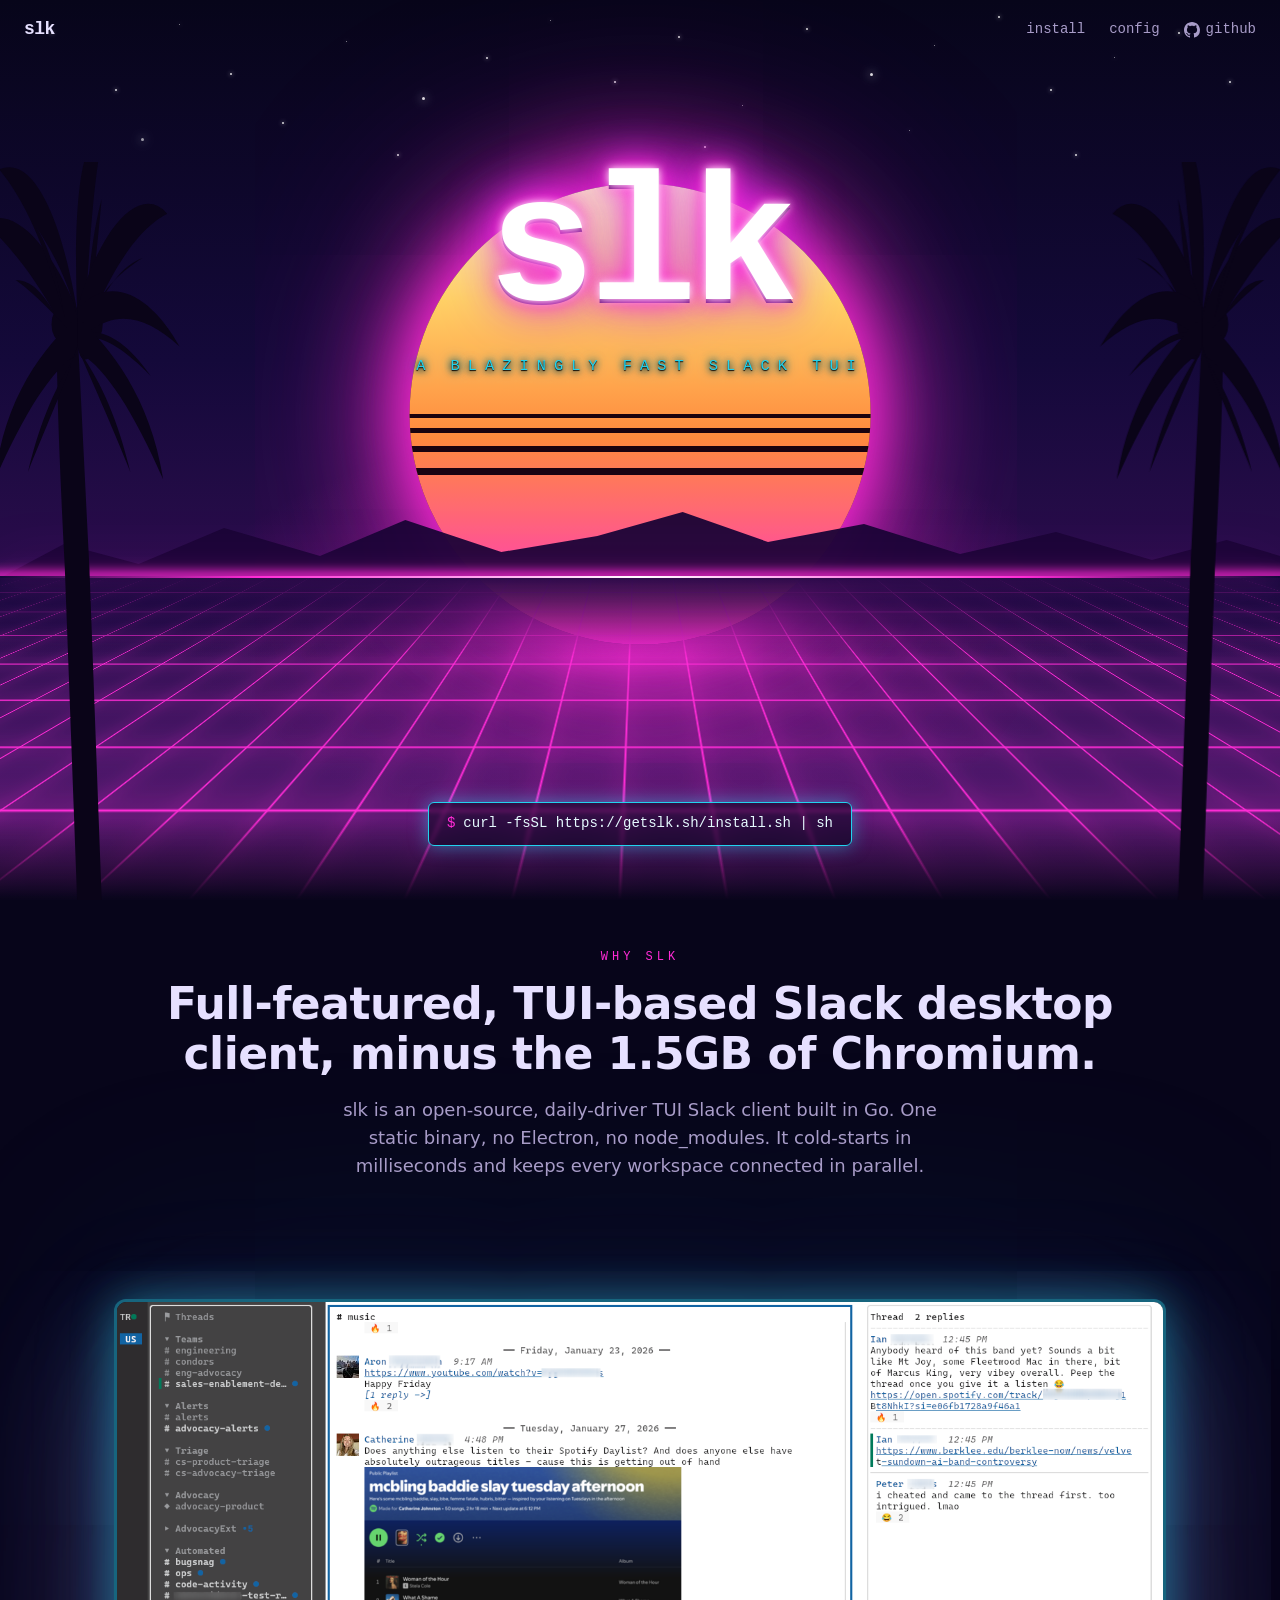
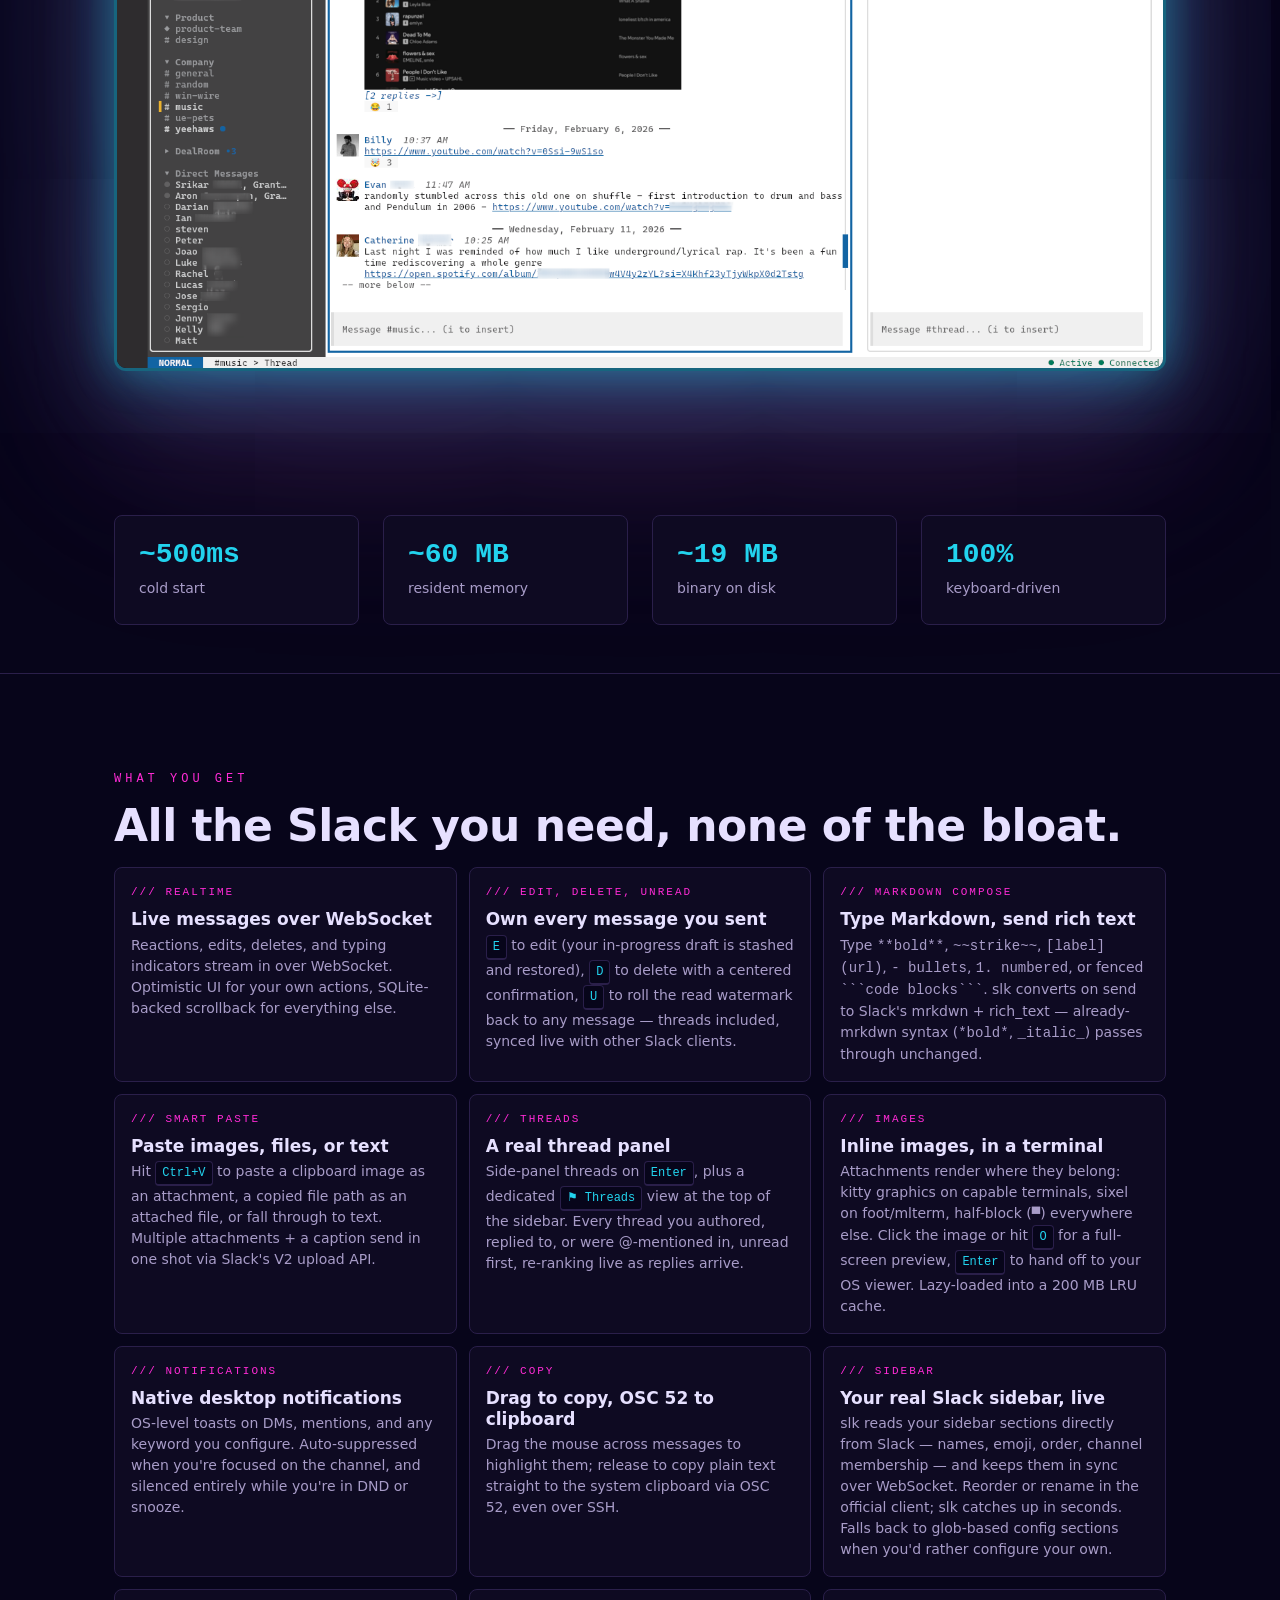
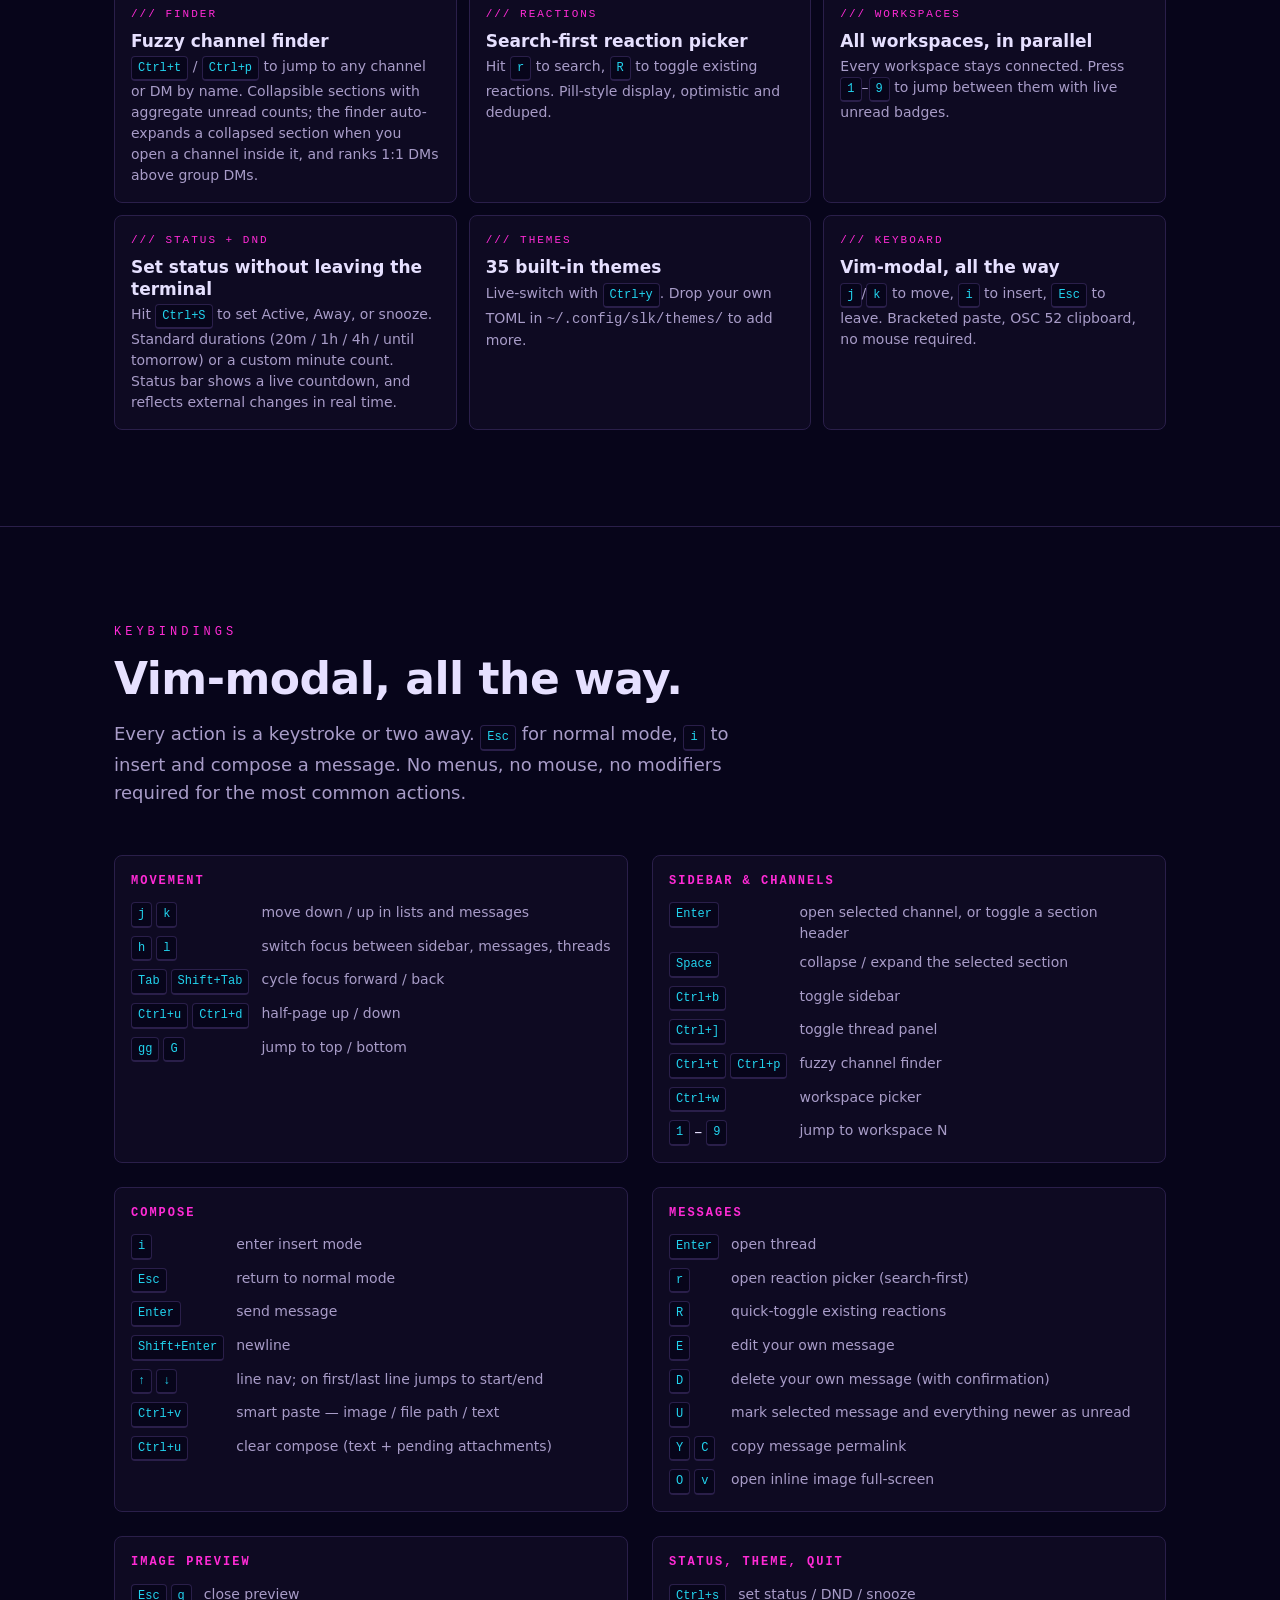
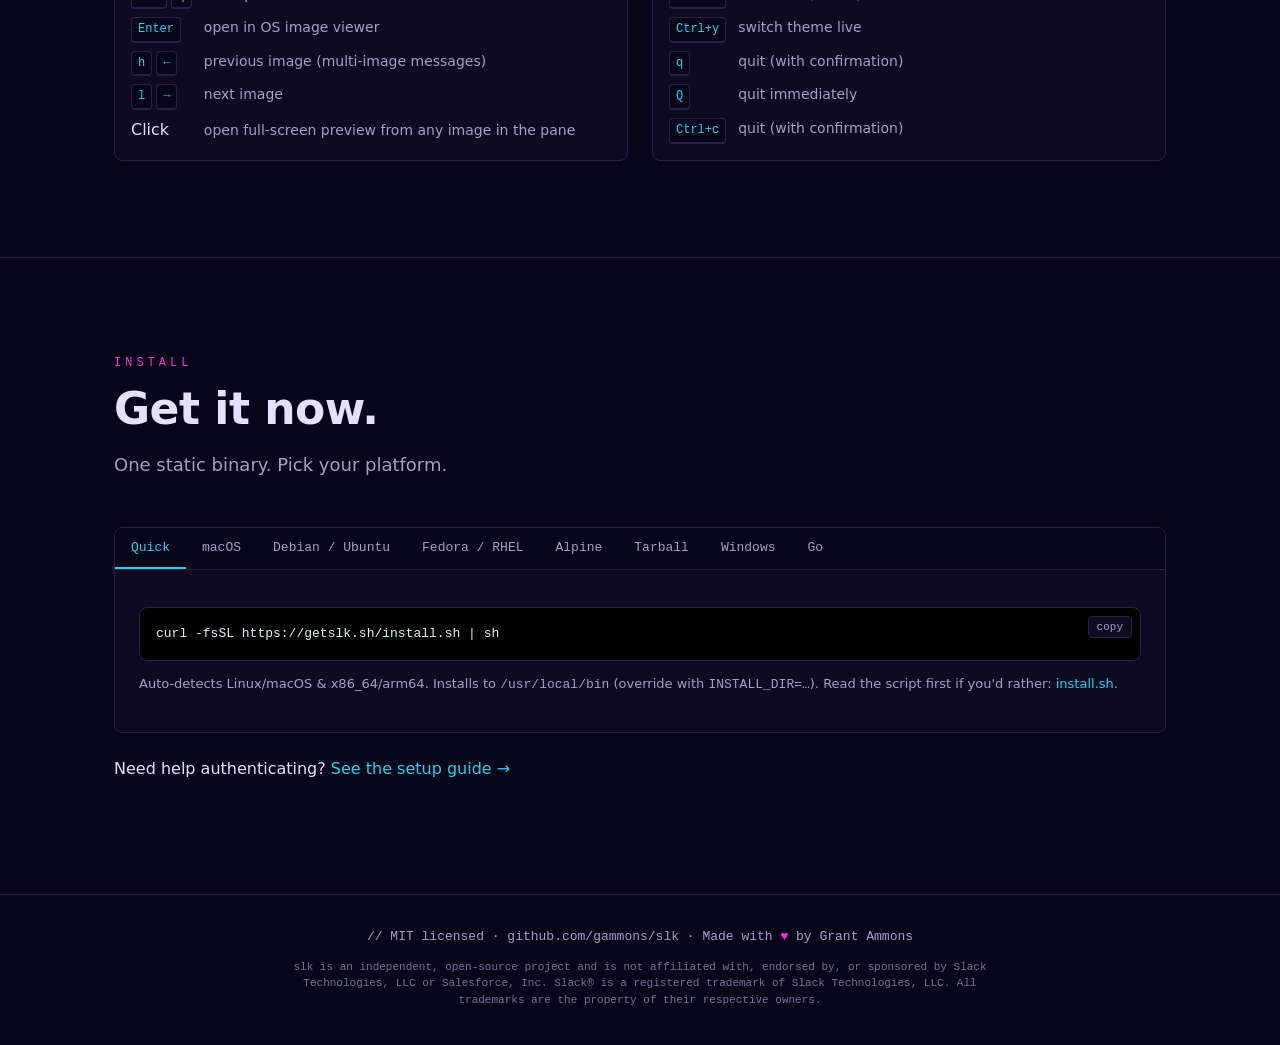
<file: index.html>
<!doctype html>
<html lang="en">
  <head>
    <meta charset="utf-8" />
    <meta name="viewport" content="width=device-width,initial-scale=1" />
    <title>slk - a blazingly fast slack tui</title>
    <meta
      name="description"
      content="A blazingly fast Slack TUI. Keyboard-driven, with inline images, desktop notifications, Markdown compose, and live-syncing Slack sidebar sections. Under 20MB. One static binary. No Electron required."
    />
    <link rel="icon" type="image/svg+xml" href="/assets/favicon.svg" />

    <!-- Open Graph -->
    <meta property="og:type" content="website" />
    <meta property="og:site_name" content="slk" />
    <meta property="og:title" content="slk — a blazingly fast slack tui" />
    <meta
      property="og:description"
      content="A blazingly fast Slack TUI. Keyboard-driven, beautifully themed, under 20MB. One static binary. No Electron required."
    />
    <meta property="og:url" content="https://getslk.sh/" />
    <meta
      property="og:image"
      content="https://getslk.sh/assets/screenshot.png"
    />
    <meta property="og:image:width" content="1505" />
    <meta property="og:image:height" content="957" />
    <meta
      property="og:image:alt"
      content="slk running in a terminal: workspace rail, channel sidebar, and message pane"
    />

    <!-- Twitter -->
    <meta name="twitter:card" content="summary_large_image" />
    <meta name="twitter:title" content="slk — a blazingly fast slack tui" />
    <meta
      name="twitter:description"
      content="A blazingly fast Slack TUI. Keyboard-driven, beautifully themed, under 20MB. One static binary. No Electron required."
    />
    <meta
      name="twitter:image"
      content="https://getslk.sh/assets/screenshot.png"
    />
    <meta name="twitter:image:alt" content="slk running in a terminal" />

    <link rel="stylesheet" href="/styles.css" />
  </head>
  <body class="has-bg-grid">
    <section class="hero">
      <nav class="nav" aria-label="Primary">
        <a class="nav__brand" href="/">slk</a>
        <div class="nav__links">
          <a href="/install/">install</a>
          <a href="/config/">config</a>
          <a href="https://github.com/gammons/slk"
            ><svg class="nav__icon" viewBox="0 0 16 16" aria-hidden="true">
              <path
                d="M8 0C3.58 0 0 3.58 0 8c0 3.54 2.29 6.53 5.47 7.59.4.07.55-.17.55-.38 0-.19-.01-.82-.01-1.49-2.01.37-2.53-.49-2.69-.94-.09-.23-.48-.94-.82-1.13-.28-.15-.68-.52-.01-.53.63-.01 1.08.58 1.23.82.72 1.21 1.87.87 2.33.66.07-.52.28-.87.51-1.07-1.78-.2-3.64-.89-3.64-3.95 0-.87.31-1.59.82-2.15-.08-.2-.36-1.02.08-2.12 0 0 .67-.21 2.2.82.64-.18 1.32-.27 2-.27.68 0 1.36.09 2 .27 1.53-1.04 2.2-.82 2.2-.82.44 1.1.16 1.92.08 2.12.51.56.82 1.27.82 2.15 0 3.07-1.87 3.75-3.65 3.95.29.25.54.73.54 1.48 0 1.07-.01 1.93-.01 2.2 0 .21.15.46.55.38A8.013 8.013 0 0 0 16 8c0-4.42-3.58-8-8-8z"
              /></svg
            >github</a
          >
        </div>
      </nav>

      <div class="hero__stars" aria-hidden="true">
        <i class="hero__star" style="--x: 4%; --y: 8%"></i>
        <i class="hero__star" style="--x: 9%; --y: 22%"></i>
        <i class="hero__star" style="--x: 14%; --y: 6%"></i>
        <i class="hero__star" style="--x: 18%; --y: 18%"></i>
        <i class="hero__star" style="--x: 22%; --y: 30%"></i>
        <i class="hero__star" style="--x: 27%; --y: 10%"></i>
        <i class="hero__star" style="--x: 33%; --y: 24%"></i>
        <i class="hero__star" style="--x: 38%; --y: 14%"></i>
        <i class="hero__star" style="--x: 43%; --y: 5%"></i>
        <i class="hero__star" style="--x: 48%; --y: 20%"></i>
        <i class="hero__star" style="--x: 53%; --y: 9%"></i>
        <i class="hero__star" style="--x: 58%; --y: 26%"></i>
        <i class="hero__star" style="--x: 63%; --y: 7%"></i>
        <i class="hero__star" style="--x: 68%; --y: 18%"></i>
        <i class="hero__star" style="--x: 73%; --y: 11%"></i>
        <i class="hero__star" style="--x: 78%; --y: 4%"></i>
        <i class="hero__star" style="--x: 82%; --y: 22%"></i>
        <i class="hero__star" style="--x: 87%; --y: 14%"></i>
        <i class="hero__star" style="--x: 92%; --y: 8%"></i>
        <i class="hero__star" style="--x: 96%; --y: 20%"></i>
        <i class="hero__star" style="--x: 11%; --y: 34%"></i>
        <i class="hero__star" style="--x: 31%; --y: 38%"></i>
        <i class="hero__star" style="--x: 55%; --y: 36%"></i>
        <i class="hero__star" style="--x: 71%; --y: 32%"></i>
        <i class="hero__star" style="--x: 84%; --y: 38%"></i>
      </div>

      <div class="hero__sun"></div>

      <svg
        class="hero__mountains"
        viewBox="0 0 1200 72"
        preserveAspectRatio="none"
        aria-hidden="true"
      >
        <path
          d="M0 72 L60 38 L130 58 L210 22 L300 50 L380 14 L470 46 L560 30 L640 6 L720 36 L810 18 L900 48 L990 26 L1080 54 L1150 34 L1200 50 L1200 72 Z"
          opacity="0.95"
        />
      </svg>

      <div class="hero__horizon"></div>
      <div class="hero__grid"></div>

      <svg
        class="hero__palm hero__palm--left"
        viewBox="0 0 100 200"
        preserveAspectRatio="none"
        aria-hidden="true"
      >
        <path
          d="M44 200
               C 42 170, 40 140, 38 110
               C 36 88,  34 65,  34 44
               L 44 44
               C 46 65,  48 88,  50 110
               C 52 140, 54 170, 56 200 Z"
        />
        <circle cx="36" cy="44" r="4.5" />
        <circle cx="44" cy="46" r="4" />
        <circle cx="52" cy="44" r="4.5" />
        <circle cx="40" cy="50" r="3.5" />
        <circle cx="48" cy="50" r="3.5" />
        <g>
          <path
            d="M44 40 C 30 22, 14 12,  -2 16 C 10 22, 22 30, 34 42 C 28 36, 22 32, 14 32 C 24 36, 34 42, 44 48 Z"
          />
          <path
            d="M44 40 C 36 14, 22 -2,  6  2  C 18 10, 28 22, 38 42 C 34 30, 30 22, 22 16 C 32 24, 40 32, 46 46 Z"
          />
          <path
            d="M44 40 C 42 12, 46 -8, 56 -6 C 52 6,  50 22, 48 42 C 50 28, 52 18, 56 10 C 54 22, 52 32, 50 46 Z"
          />
          <path
            d="M44 40 C 56 16, 76 6,  88 14 C 74 18, 62 28, 50 44 C 58 34, 66 28, 76 26 C 64 30, 54 36, 46 46 Z"
          />
          <path
            d="M44 40 C 60 30, 80 36, 94 50 C 78 42, 64 40, 50 46 C 60 46, 70 50, 80 58 C 66 50, 54 46, 44 48 Z"
          />
          <path
            d="M44 42 C 60 50, 80 64, 86 86 C 72 68, 58 56, 46 52 C 56 60, 64 70, 70 84 C 60 70, 50 58, 44 50 Z"
          />
          <path
            d="M44 42 C 28 50, 8  64, 4  86 C 18 68, 32 56, 44 52 C 34 60, 26 70, 20 84 C 30 70, 40 58, 44 50 Z"
          />
        </g>
      </svg>

      <svg
        class="hero__palm hero__palm--right"
        viewBox="0 0 100 200"
        preserveAspectRatio="none"
        aria-hidden="true"
      >
        <path
          d="M44 200
               C 42 170, 40 140, 38 110
               C 36 88,  34 65,  34 44
               L 44 44
               C 46 65,  48 88,  50 110
               C 52 140, 54 170, 56 200 Z"
        />
        <circle cx="36" cy="44" r="4.5" />
        <circle cx="44" cy="46" r="4" />
        <circle cx="52" cy="44" r="4.5" />
        <circle cx="40" cy="50" r="3.5" />
        <circle cx="48" cy="50" r="3.5" />
        <g>
          <path
            d="M44 40 C 30 22, 14 12,  -2 16 C 10 22, 22 30, 34 42 C 28 36, 22 32, 14 32 C 24 36, 34 42, 44 48 Z"
          />
          <path
            d="M44 40 C 36 14, 22 -2,  6  2  C 18 10, 28 22, 38 42 C 34 30, 30 22, 22 16 C 32 24, 40 32, 46 46 Z"
          />
          <path
            d="M44 40 C 42 12, 46 -8, 56 -6 C 52 6,  50 22, 48 42 C 50 28, 52 18, 56 10 C 54 22, 52 32, 50 46 Z"
          />
          <path
            d="M44 40 C 56 16, 76 6,  88 14 C 74 18, 62 28, 50 44 C 58 34, 66 28, 76 26 C 64 30, 54 36, 46 46 Z"
          />
          <path
            d="M44 40 C 60 30, 80 36, 94 50 C 78 42, 64 40, 50 46 C 60 46, 70 50, 80 58 C 66 50, 54 46, 44 48 Z"
          />
          <path
            d="M44 42 C 60 50, 80 64, 86 86 C 72 68, 58 56, 46 52 C 56 60, 64 70, 70 84 C 60 70, 50 58, 44 50 Z"
          />
          <path
            d="M44 42 C 28 50, 8  64, 4  86 C 18 68, 32 56, 44 52 C 34 60, 26 70, 20 84 C 30 70, 40 58, 44 50 Z"
          />
        </g>
      </svg>

      <div class="hero__copy">
        <h1 class="hero__logo">slk</h1>
        <p class="hero__tagline">a blazingly fast slack tui</p>
      </div>

      <div class="hero__cta">
        <code class="hero__install"
          ><span class="hero__prompt">$</span>curl -fsSL
          https://getslk.sh/install.sh | sh</code
        >
      </div>
    </section>

    <section class="section section--flush" id="why">
      <div class="container" style="text-align: center">
        <p class="section__eyebrow">why slk</p>
        <h2 class="section__title">
          Full-featured, TUI-based Slack desktop client, minus the 1.5GB of
          Chromium.
        </h2>
        <p class="section__lede" style="margin-inline: auto">
          slk is an open-source, daily-driver TUI Slack client built in Go. One
          static binary, no Electron, no node_modules. It cold-starts in
          milliseconds and keeps every workspace connected in parallel.
        </p>
      </div>
    </section>

    <section class="marquee" aria-label="Screenshot">
      <div class="container">
        <div class="marquee__frame">
          <img
            src="/assets/screenshot.png"
            alt="slk running in a terminal: workspace rail, channel sidebar, and message pane"
            width="1505"
            height="957"
          />
        </div>
      </div>
    </section>

    <section class="section section--flush">
      <div class="container">
        <div class="stats">
          <div class="stat">
            <p class="stat__value">~500ms</p>
            <p class="stat__label">cold start</p>
          </div>
          <div class="stat">
            <p class="stat__value">~60 MB</p>
            <p class="stat__label">resident memory</p>
          </div>
          <div class="stat">
            <p class="stat__value">~19 MB</p>
            <p class="stat__label">binary on disk</p>
          </div>
          <div class="stat">
            <p class="stat__value">100%</p>
            <p class="stat__label">keyboard-driven</p>
          </div>
        </div>
      </div>
    </section>

    <section class="section" id="features">
      <div class="container">
        <p class="section__eyebrow">what you get</p>
        <h2 class="section__title">
          All the Slack you need, none of the bloat.
        </h2>
        <div class="features">
          <div class="feature">
            <p class="feature__label">/// realtime</p>
            <h3 class="feature__title">Live messages over WebSocket</h3>
            <p class="feature__body">
              Reactions, edits, deletes, and typing indicators stream in over
              WebSocket. Optimistic UI for your own actions, SQLite-backed
              scrollback for everything else.
            </p>
          </div>

          <div class="feature">
            <p class="feature__label">/// edit, delete, unread</p>
            <h3 class="feature__title">Own every message you sent</h3>
            <p class="feature__body">
              <span class="kbd">E</span> to edit (your in-progress draft is
              stashed and restored), <span class="kbd">D</span> to delete with a
              centered confirmation, <span class="kbd">U</span> to roll the read
              watermark back to any message — threads included, synced live with
              other Slack clients.
            </p>
          </div>

          <div class="feature">
            <p class="feature__label">/// markdown compose</p>
            <h3 class="feature__title">Type Markdown, send rich text</h3>
            <p class="feature__body">
              Type <code>**bold**</code>, <code>~~strike~~</code>,
              <code>[label](url)</code>, <code>- bullets</code>,
              <code>1. numbered</code>, or fenced
              <code>```code blocks```</code>. slk converts on send to Slack's
              mrkdwn + rich_text — already-mrkdwn syntax
              (<code>*bold*</code>, <code>_italic_</code>) passes through
              unchanged.
            </p>
          </div>

          <div class="feature">
            <p class="feature__label">/// smart paste</p>
            <h3 class="feature__title">Paste images, files, or text</h3>
            <p class="feature__body">
              Hit <span class="kbd">Ctrl+V</span> to paste a clipboard image as
              an attachment, a copied file path as an attached file, or fall
              through to text. Multiple attachments + a caption send in one shot
              via Slack's V2 upload API.
            </p>
          </div>

          <div class="feature">
            <p class="feature__label">/// threads</p>
            <h3 class="feature__title">A real thread panel</h3>
            <p class="feature__body">
              Side-panel threads on <span class="kbd">Enter</span>, plus a
              dedicated <span class="kbd">⚑ Threads</span> view at the top of
              the sidebar. Every thread you authored, replied to, or were
              @-mentioned in, unread first, re-ranking live as replies arrive.
            </p>
          </div>

          <div class="feature">
            <p class="feature__label">/// images</p>
            <h3 class="feature__title">Inline images, in a terminal</h3>
            <p class="feature__body">
              Attachments render where they belong: kitty graphics on capable
              terminals, sixel on foot/mlterm, half-block (<code>▀</code>)
              everywhere else. Click the image or hit
              <span class="kbd">O</span> for a full-screen preview,
              <span class="kbd">Enter</span> to hand off to your OS viewer.
              Lazy-loaded into a 200 MB LRU cache.
            </p>
          </div>

          <div class="feature">
            <p class="feature__label">/// notifications</p>
            <h3 class="feature__title">Native desktop notifications</h3>
            <p class="feature__body">
              OS-level toasts on DMs, mentions, and any keyword you configure.
              Auto-suppressed when you're focused on the channel, and silenced
              entirely while you're in DND or snooze.
            </p>
          </div>

          <div class="feature">
            <p class="feature__label">/// copy</p>
            <h3 class="feature__title">Drag to copy, OSC 52 to clipboard</h3>
            <p class="feature__body">
              Drag the mouse across messages to highlight them; release to copy
              plain text straight to the system clipboard via OSC 52, even over
              SSH.
            </p>
          </div>

          <div class="feature">
            <p class="feature__label">/// sidebar</p>
            <h3 class="feature__title">Your real Slack sidebar, live</h3>
            <p class="feature__body">
              slk reads your sidebar sections directly from Slack — names,
              emoji, order, channel membership — and keeps them in sync over
              WebSocket. Reorder or rename in the official client; slk
              catches up in seconds. Falls back to glob-based config sections
              when you'd rather configure your own.
            </p>
          </div>

          <div class="feature">
            <p class="feature__label">/// finder</p>
            <h3 class="feature__title">Fuzzy channel finder</h3>
            <p class="feature__body">
              <span class="kbd">Ctrl+t</span> /
              <span class="kbd">Ctrl+p</span> to jump to any channel or DM by
              name. Collapsible sections with aggregate unread counts; the
              finder auto-expands a collapsed section when you open a channel
              inside it, and ranks 1:1 DMs above group DMs.
            </p>
          </div>

          <div class="feature">
            <p class="feature__label">/// reactions</p>
            <h3 class="feature__title">Search-first reaction picker</h3>
            <p class="feature__body">
              Hit <span class="kbd">r</span> to search,
              <span class="kbd">R</span> to toggle existing reactions.
              Pill-style display, optimistic and deduped.
            </p>
          </div>

          <div class="feature">
            <p class="feature__label">/// workspaces</p>
            <h3 class="feature__title">All workspaces, in parallel</h3>
            <p class="feature__body">
              Every workspace stays connected. Press
              <span class="kbd">1</span>–<span class="kbd">9</span> to jump
              between them with live unread badges.
            </p>
          </div>

          <div class="feature">
            <p class="feature__label">/// status + dnd</p>
            <h3 class="feature__title">
              Set status without leaving the terminal
            </h3>
            <p class="feature__body">
              Hit <span class="kbd">Ctrl+S</span> to set Active, Away, or
              snooze. Standard durations (20m / 1h / 4h / until tomorrow) or a
              custom minute count. Status bar shows a live countdown, and
              reflects external changes in real time.
            </p>
          </div>

          <div class="feature">
            <p class="feature__label">/// themes</p>
            <h3 class="feature__title">35 built-in themes</h3>
            <p class="feature__body">
              Live-switch with <span class="kbd">Ctrl+y</span>. Drop your own
              TOML in <code>~/.config/slk/themes/</code> to add more.
            </p>
          </div>

          <div class="feature">
            <p class="feature__label">/// keyboard</p>
            <h3 class="feature__title">Vim-modal, all the way</h3>
            <p class="feature__body">
              <span class="kbd">j</span>/<span class="kbd">k</span> to move,
              <span class="kbd">i</span> to insert,
              <span class="kbd">Esc</span> to leave. Bracketed paste, OSC 52
              clipboard, no mouse required.
            </p>
          </div>
        </div>
      </div>
    </section>

    <section class="section" id="keybindings">
      <div class="container">
        <p class="section__eyebrow">keybindings</p>
        <h2 class="section__title">Vim-modal, all the way.</h2>
        <p class="section__lede">
          Every action is a keystroke or two away.
          <span class="kbd">Esc</span> for normal mode,
          <span class="kbd">i</span> to insert and compose a message. No menus,
          no mouse, no modifiers required for the most common actions.
        </p>

        <div class="keys">
          <div class="keys__group">
            <h3 class="keys__title">Movement</h3>
            <dl class="keys__list">
              <dt><span class="kbd">j</span> <span class="kbd">k</span></dt>
              <dd>move down / up in lists and messages</dd>
              <dt><span class="kbd">h</span> <span class="kbd">l</span></dt>
              <dd>switch focus between sidebar, messages, threads</dd>
              <dt>
                <span class="kbd">Tab</span> <span class="kbd">Shift+Tab</span>
              </dt>
              <dd>cycle focus forward / back</dd>
              <dt>
                <span class="kbd">Ctrl+u</span> <span class="kbd">Ctrl+d</span>
              </dt>
              <dd>half-page up / down</dd>
              <dt><span class="kbd">gg</span> <span class="kbd">G</span></dt>
              <dd>jump to top / bottom</dd>
            </dl>
          </div>

          <div class="keys__group">
            <h3 class="keys__title">Sidebar &amp; channels</h3>
            <dl class="keys__list">
              <dt><span class="kbd">Enter</span></dt>
              <dd>open selected channel, or toggle a section header</dd>
              <dt><span class="kbd">Space</span></dt>
              <dd>collapse / expand the selected section</dd>
              <dt><span class="kbd">Ctrl+b</span></dt>
              <dd>toggle sidebar</dd>
              <dt><span class="kbd">Ctrl+]</span></dt>
              <dd>toggle thread panel</dd>
              <dt>
                <span class="kbd">Ctrl+t</span> <span class="kbd">Ctrl+p</span>
              </dt>
              <dd>fuzzy channel finder</dd>
              <dt><span class="kbd">Ctrl+w</span></dt>
              <dd>workspace picker</dd>
              <dt><span class="kbd">1</span>–<span class="kbd">9</span></dt>
              <dd>jump to workspace N</dd>
            </dl>
          </div>

          <div class="keys__group">
            <h3 class="keys__title">Compose</h3>
            <dl class="keys__list">
              <dt><span class="kbd">i</span></dt>
              <dd>enter insert mode</dd>
              <dt><span class="kbd">Esc</span></dt>
              <dd>return to normal mode</dd>
              <dt><span class="kbd">Enter</span></dt>
              <dd>send message</dd>
              <dt><span class="kbd">Shift+Enter</span></dt>
              <dd>newline</dd>
              <dt><span class="kbd">↑</span> <span class="kbd">↓</span></dt>
              <dd>line nav; on first/last line jumps to start/end</dd>
              <dt><span class="kbd">Ctrl+v</span></dt>
              <dd>smart paste — image / file path / text</dd>
              <dt><span class="kbd">Ctrl+u</span></dt>
              <dd>clear compose (text + pending attachments)</dd>
            </dl>
          </div>

          <div class="keys__group">
            <h3 class="keys__title">Messages</h3>
            <dl class="keys__list">
              <dt><span class="kbd">Enter</span></dt>
              <dd>open thread</dd>
              <dt><span class="kbd">r</span></dt>
              <dd>open reaction picker (search-first)</dd>
              <dt><span class="kbd">R</span></dt>
              <dd>quick-toggle existing reactions</dd>
              <dt><span class="kbd">E</span></dt>
              <dd>edit your own message</dd>
              <dt><span class="kbd">D</span></dt>
              <dd>delete your own message (with confirmation)</dd>
              <dt><span class="kbd">U</span></dt>
              <dd>mark selected message and everything newer as unread</dd>
              <dt><span class="kbd">Y</span> <span class="kbd">C</span></dt>
              <dd>copy message permalink</dd>
              <dt><span class="kbd">O</span> <span class="kbd">v</span></dt>
              <dd>open inline image full-screen</dd>
            </dl>
          </div>

          <div class="keys__group">
            <h3 class="keys__title">Image preview</h3>
            <dl class="keys__list">
              <dt><span class="kbd">Esc</span> <span class="kbd">q</span></dt>
              <dd>close preview</dd>
              <dt><span class="kbd">Enter</span></dt>
              <dd>open in OS image viewer</dd>
              <dt><span class="kbd">h</span> <span class="kbd">←</span></dt>
              <dd>previous image (multi-image messages)</dd>
              <dt><span class="kbd">l</span> <span class="kbd">→</span></dt>
              <dd>next image</dd>
              <dt>Click</dt>
              <dd>open full-screen preview from any image in the pane</dd>
            </dl>
          </div>

          <div class="keys__group">
            <h3 class="keys__title">Status, theme, quit</h3>
            <dl class="keys__list">
              <dt><span class="kbd">Ctrl+s</span></dt>
              <dd>set status / DND / snooze</dd>
              <dt><span class="kbd">Ctrl+y</span></dt>
              <dd>switch theme live</dd>
              <dt><span class="kbd">q</span></dt>
              <dd>quit (with confirmation)</dd>
              <dt><span class="kbd">Q</span></dt>
              <dd>quit immediately</dd>
              <dt><span class="kbd">Ctrl+c</span></dt>
              <dd>quit (with confirmation)</dd>
            </dl>
          </div>
        </div>
      </div>
    </section>

    <section class="section" id="install">
      <div class="container">
        <p class="section__eyebrow">install</p>
        <h2 class="section__title">Get it now.</h2>
        <p class="section__lede">One static binary. Pick your platform.</p>

        <div class="install" data-tabs>
          <div class="install__tabs" role="tablist">
            <button
              class="install__tab"
              role="tab"
              aria-selected="true"
              data-tab="quick"
            >
              Quick
            </button>
            <button
              class="install__tab"
              role="tab"
              aria-selected="false"
              data-tab="macos"
            >
              macOS
            </button>
            <button
              class="install__tab"
              role="tab"
              aria-selected="false"
              data-tab="deb"
            >
              Debian / Ubuntu
            </button>
            <button
              class="install__tab"
              role="tab"
              aria-selected="false"
              data-tab="rpm"
            >
              Fedora / RHEL
            </button>
            <button
              class="install__tab"
              role="tab"
              aria-selected="false"
              data-tab="apk"
            >
              Alpine
            </button>
            <button
              class="install__tab"
              role="tab"
              aria-selected="false"
              data-tab="tar"
            >
              Tarball
            </button>
            <button
              class="install__tab"
              role="tab"
              aria-selected="false"
              data-tab="windows"
            >
              Windows
            </button>
            <button
              class="install__tab"
              role="tab"
              aria-selected="false"
              data-tab="go"
            >
              Go
            </button>
          </div>

          <div class="install__panel" role="tabpanel" data-panel="quick">
            <pre
              class="install__code"
            ><button class="copy-btn" data-copy>copy</button>curl -fsSL https://getslk.sh/install.sh | sh</pre>
            <p
              style="
                margin-top: var(--s-3);
                color: var(--text-muted);
                font-size: 13px;
              "
            >
              Auto-detects Linux/macOS &amp; x86_64/arm64. Installs to
              <code>/usr/local/bin</code> (override with
              <code>INSTALL_DIR=…</code>). Read the script first if you'd
              rather: <a href="/install.sh">install.sh</a>.
            </p>
          </div>

          <div class="install__panel" role="tabpanel" data-panel="macos" hidden>
            <pre
              class="install__code"
            ><button class="copy-btn" data-copy>copy</button>VERSION=$(curl -fsSL https://api.github.com/repos/gammons/slk/releases/latest | grep -oE '"tag_name": *"v[^"]+"' | grep -oE 'v[0-9]+\.[0-9]+\.[0-9]+' | sed 's/^v//')
# Apple Silicon
curl -fsSL "https://github.com/gammons/slk/releases/latest/download/slk_${VERSION}_darwin_arm64.tar.gz" | tar xz
# Intel
curl -fsSL "https://github.com/gammons/slk/releases/latest/download/slk_${VERSION}_darwin_x86_64.tar.gz" | tar xz

sudo mv slk /usr/local/bin/</pre>
          </div>

          <div class="install__panel" role="tabpanel" data-panel="deb" hidden>
            <pre
              class="install__code"
            ><button class="copy-btn" data-copy>copy</button>VERSION=$(curl -fsSL https://api.github.com/repos/gammons/slk/releases/latest | grep -oE '"tag_name": *"v[^"]+"' | grep -oE 'v[0-9]+\.[0-9]+\.[0-9]+' | sed 's/^v//')
curl -fsSLO "https://github.com/gammons/slk/releases/latest/download/slk_${VERSION}_linux_amd64.deb"
sudo dpkg -i "slk_${VERSION}_linux_amd64.deb"</pre>
          </div>

          <div class="install__panel" role="tabpanel" data-panel="rpm" hidden>
            <pre
              class="install__code"
            ><button class="copy-btn" data-copy>copy</button>VERSION=$(curl -fsSL https://api.github.com/repos/gammons/slk/releases/latest | grep -oE '"tag_name": *"v[^"]+"' | grep -oE 'v[0-9]+\.[0-9]+\.[0-9]+' | sed 's/^v//')
sudo rpm -i "https://github.com/gammons/slk/releases/latest/download/slk_${VERSION}_linux_amd64.rpm"</pre>
          </div>

          <div class="install__panel" role="tabpanel" data-panel="apk" hidden>
            <pre
              class="install__code"
            ><button class="copy-btn" data-copy>copy</button>VERSION=$(curl -fsSL https://api.github.com/repos/gammons/slk/releases/latest | grep -oE '"tag_name": *"v[^"]+"' | grep -oE 'v[0-9]+\.[0-9]+\.[0-9]+' | sed 's/^v//')
curl -fsSLO "https://github.com/gammons/slk/releases/latest/download/slk_${VERSION}_linux_amd64.apk"
sudo apk add --allow-untrusted "slk_${VERSION}_linux_amd64.apk"</pre>
          </div>

          <div class="install__panel" role="tabpanel" data-panel="tar" hidden>
            <pre
              class="install__code"
            ><button class="copy-btn" data-copy>copy</button>VERSION=$(curl -fsSL https://api.github.com/repos/gammons/slk/releases/latest | grep -oE '"tag_name": *"v[^"]+"' | grep -oE 'v[0-9]+\.[0-9]+\.[0-9]+' | sed 's/^v//')
# x86_64 (swap for arm64 on ARM)
curl -fsSL "https://github.com/gammons/slk/releases/latest/download/slk_${VERSION}_linux_x86_64.tar.gz" | tar xz
sudo mv slk /usr/local/bin/</pre>
          </div>

          <div
            class="install__panel"
            role="tabpanel"
            data-panel="windows"
            hidden
          >
            <pre
              class="install__code"
            ><button class="copy-btn" data-copy>copy</button># Download from the latest release page:
# https://github.com/gammons/slk/releases/latest
# Grab slk_VERSION_windows_x86_64.zip, extract slk.exe, add it to your PATH.</pre>
          </div>

          <div class="install__panel" role="tabpanel" data-panel="go" hidden>
            <pre
              class="install__code"
            ><button class="copy-btn" data-copy>copy</button>go install github.com/gammons/slk/cmd/slk@latest</pre>
          </div>
        </div>

        <p style="margin-top: var(--s-5)">
          Need help authenticating?
          <a href="/install/">See the setup guide →</a>
        </p>
      </div>
    </section>

    <footer class="footer">
      <div class="container">
        // MIT licensed ·
        <a href="https://github.com/gammons/slk">github.com/gammons/slk</a> ·
        Made with <span class="heart">♥</span> by
        <a href="https://grant.dev">Grant Ammons</a>
        <p class="footer__disclaimer">
          slk is an independent, open-source project and is not affiliated with,
          endorsed by, or sponsored by Slack Technologies, LLC or Salesforce,
          Inc. Slack&reg; is a registered trademark of Slack Technologies, LLC.
          All trademarks are the property of their respective owners.
        </p>
      </div>
    </footer>

    <script type="module" src="/js/copy.js"></script>
    <script type="module" src="/js/tabs.js"></script>
  </body>
</html>
</file>
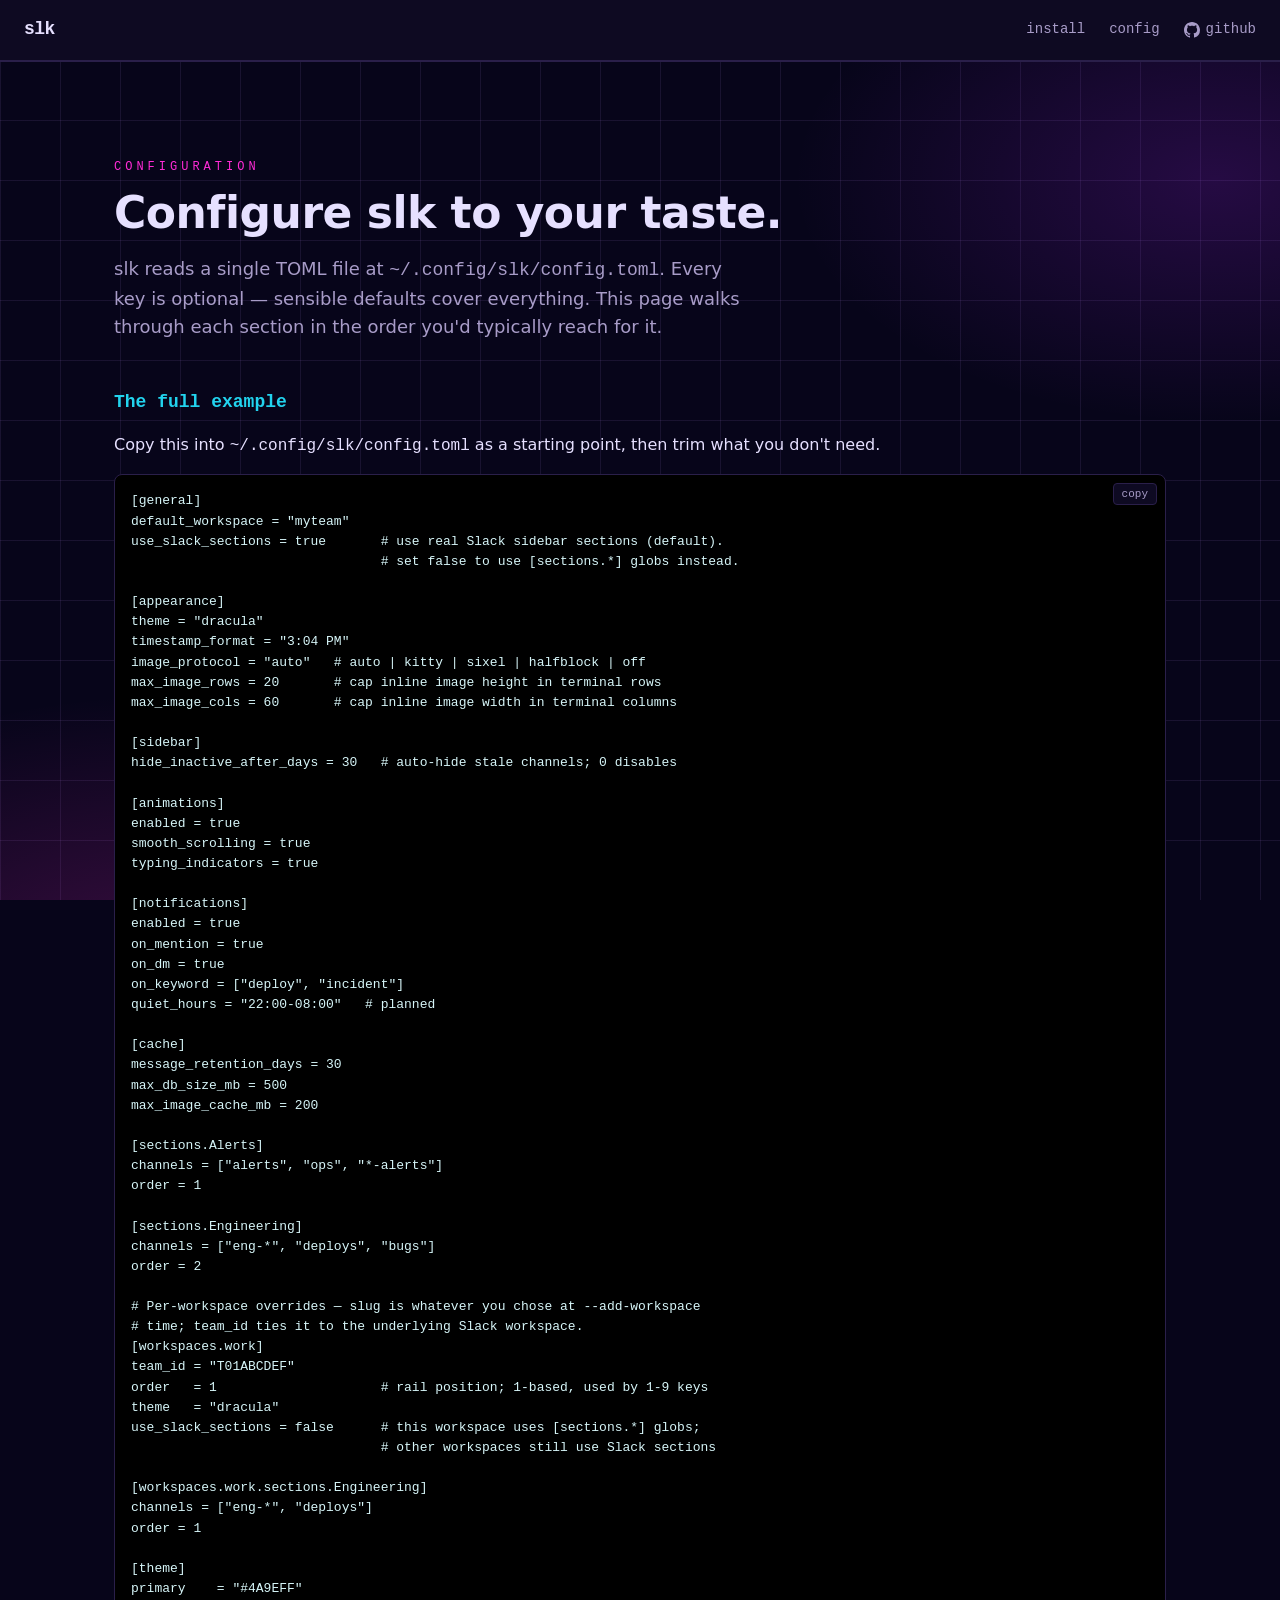
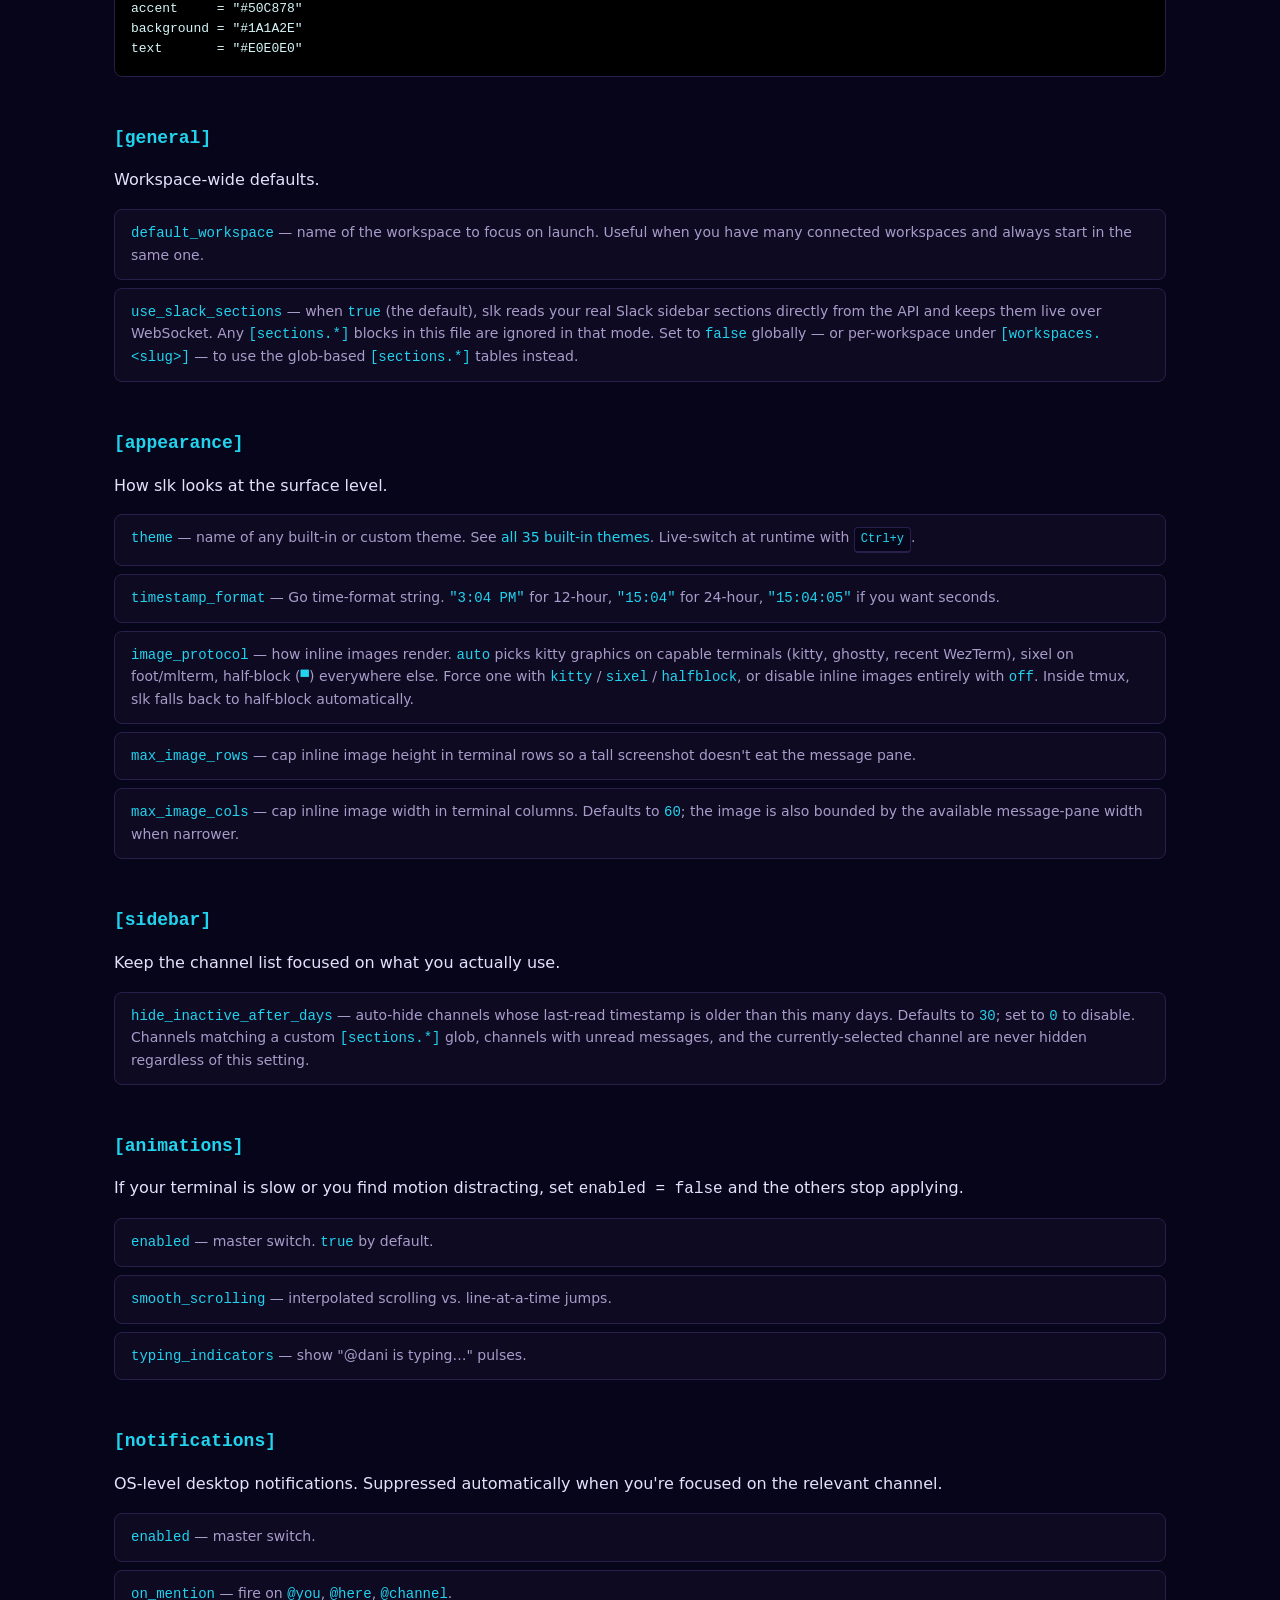
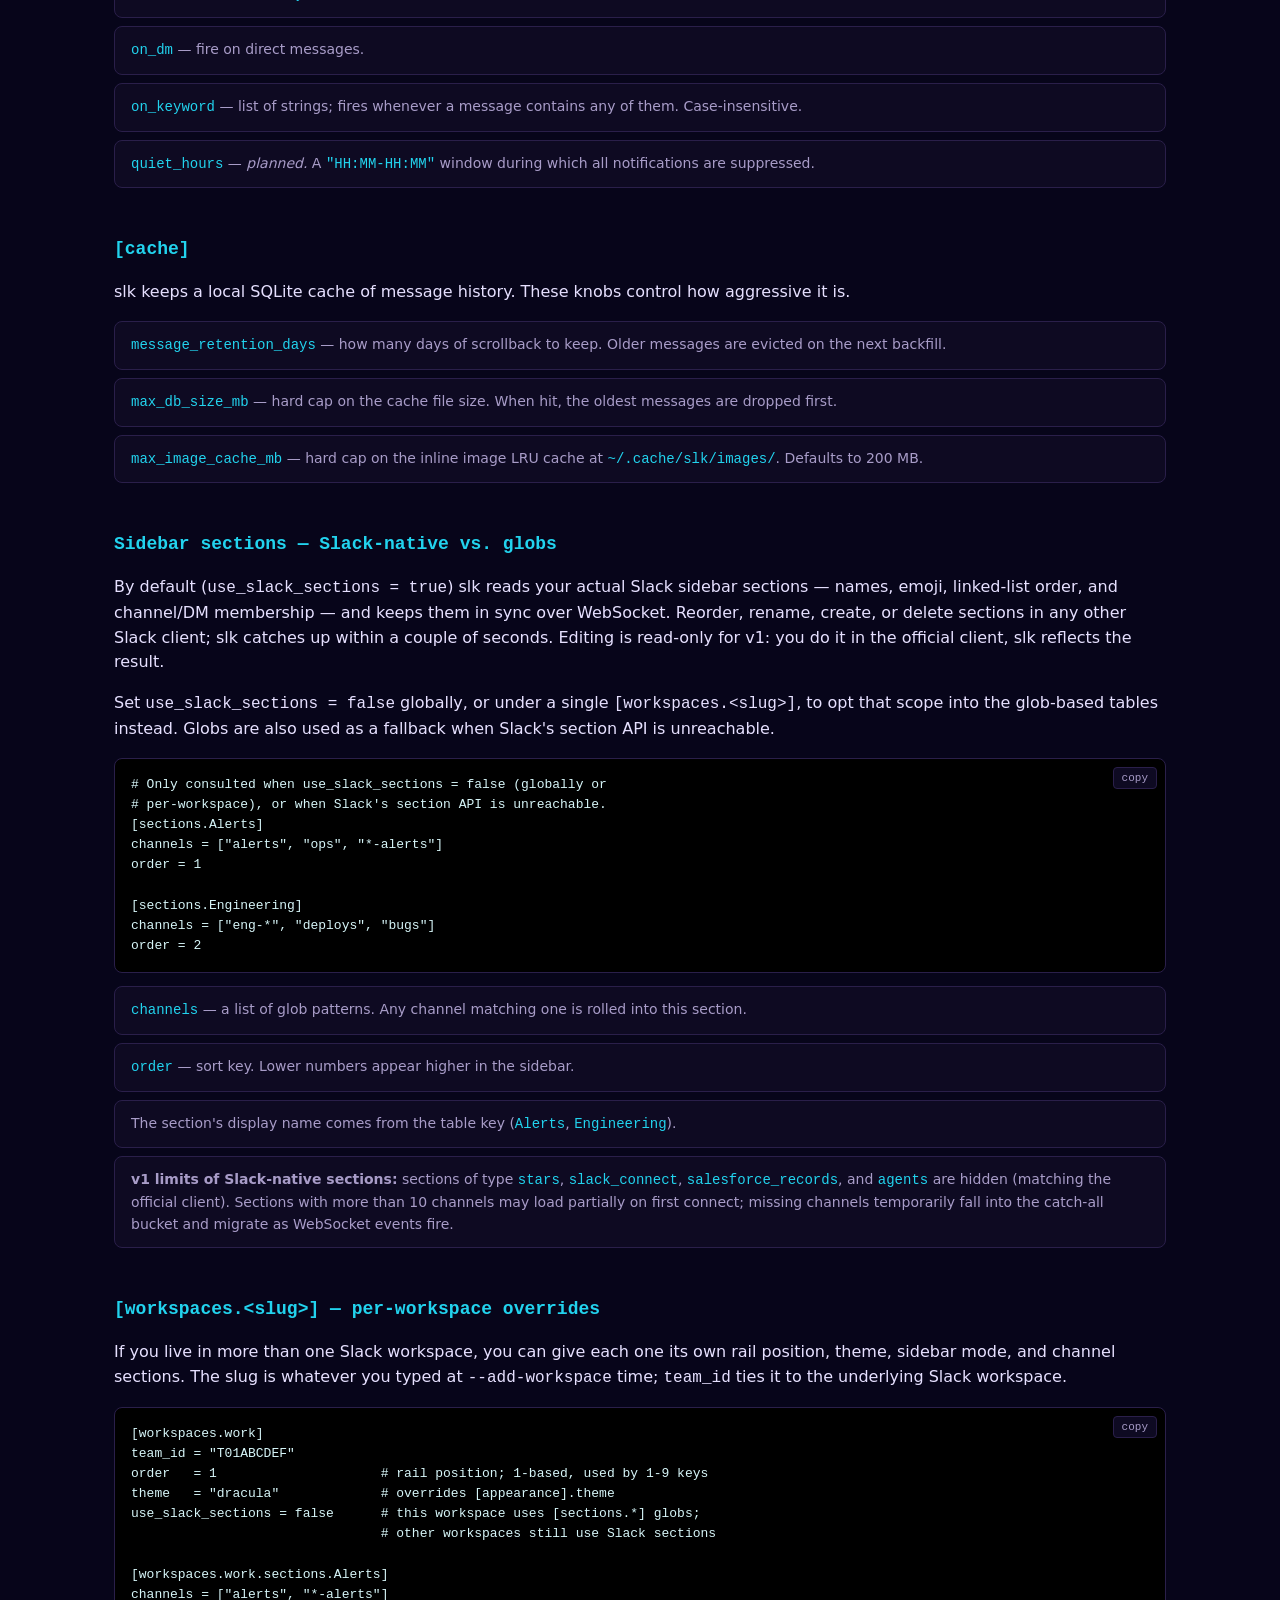
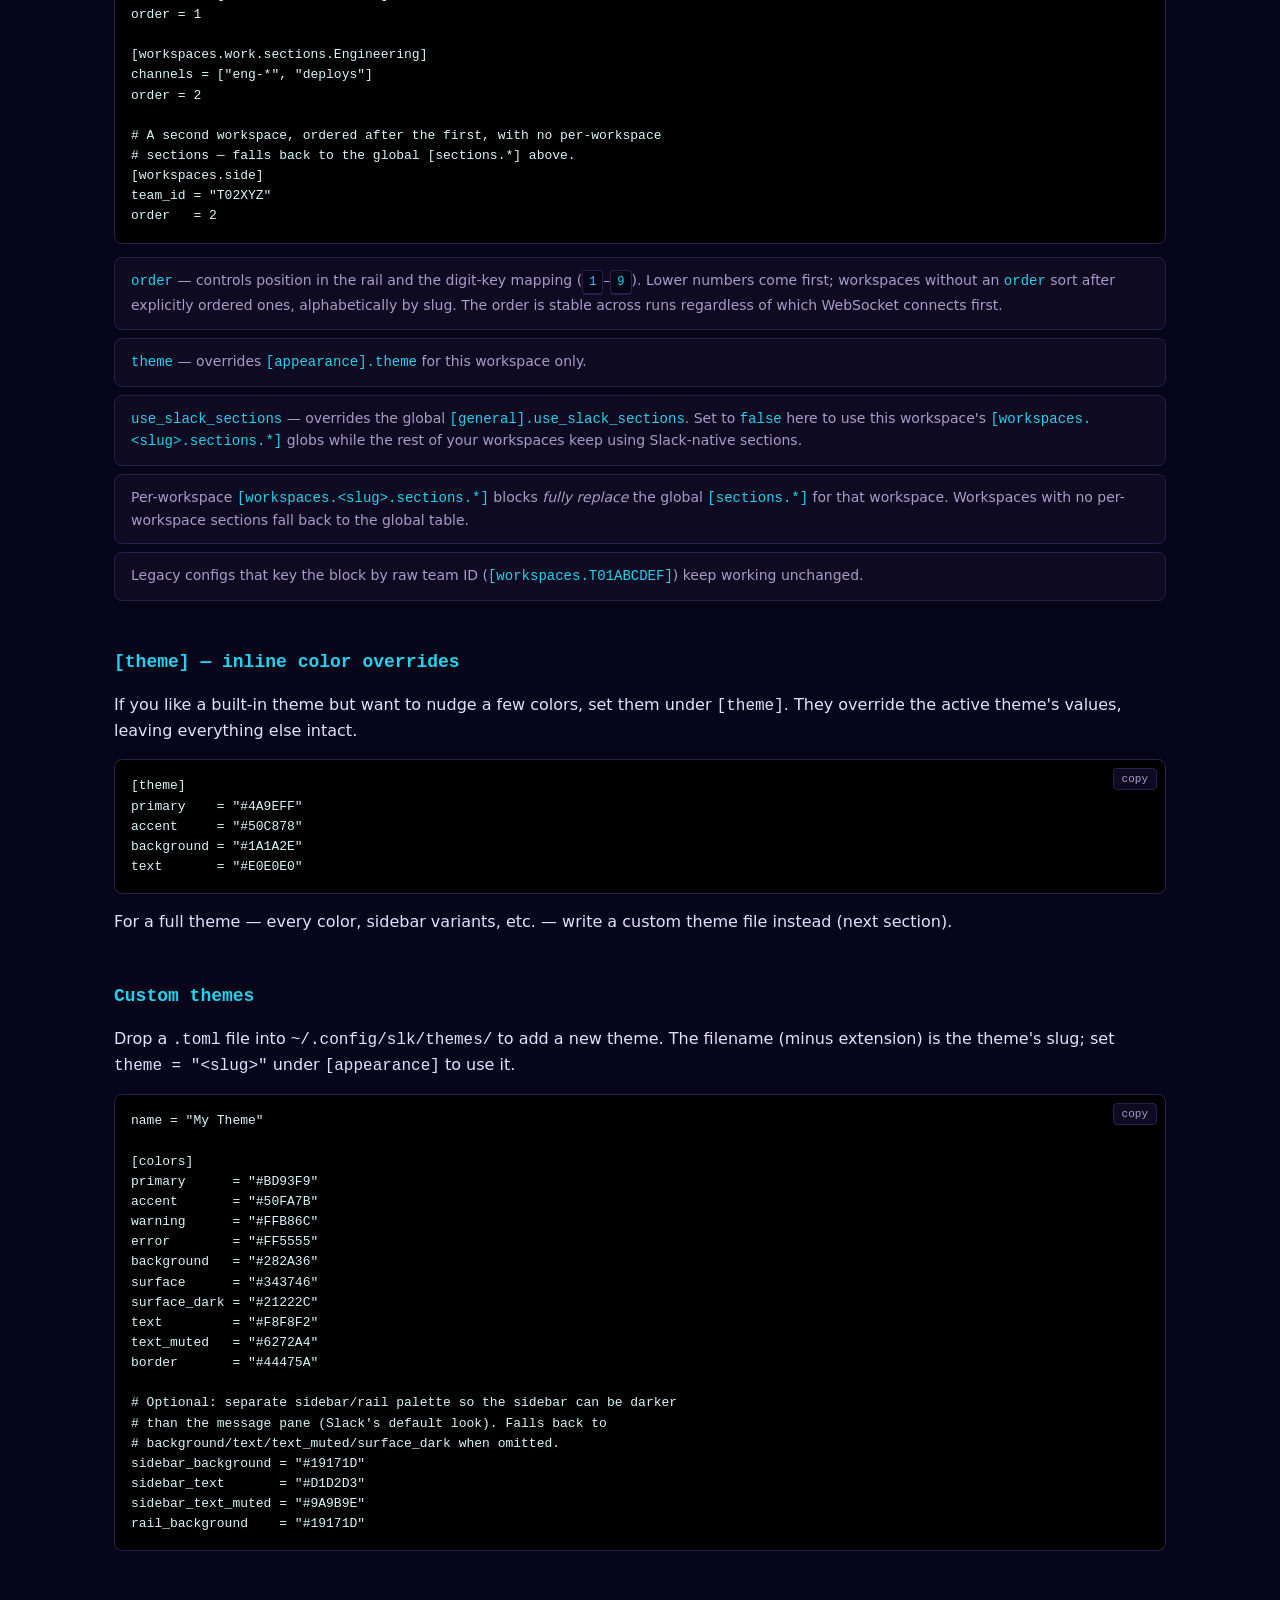
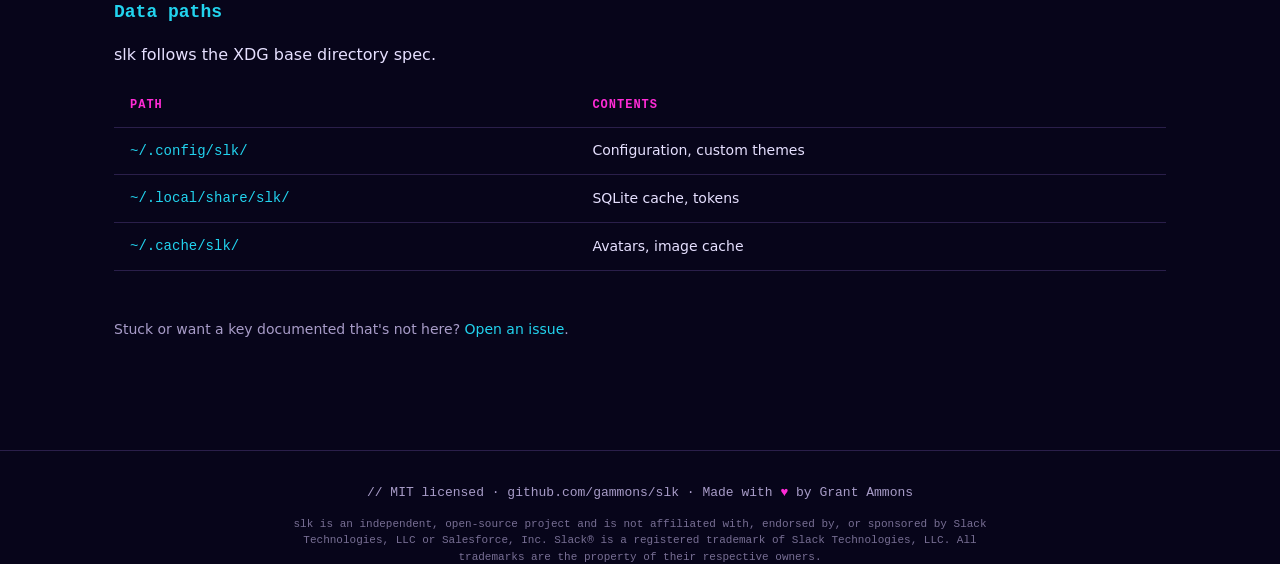
<file: config/index.html>
<!doctype html>
<html lang="en">
<head>
  <meta charset="utf-8">
  <meta name="viewport" content="width=device-width,initial-scale=1">
  <title>Configuration — slk</title>
  <meta name="description" content="An annotated walkthrough of slk's TOML configuration file.">
  <link rel="icon" type="image/svg+xml" href="/assets/favicon.svg">

  <!-- Open Graph -->
  <meta property="og:type" content="website">
  <meta property="og:site_name" content="slk">
  <meta property="og:title" content="Configuration — slk">
  <meta property="og:description" content="An annotated walkthrough of slk's TOML configuration file.">
  <meta property="og:url" content="https://getslk.sh/config/">
  <meta property="og:image" content="https://getslk.sh/assets/screenshot.png">
  <meta property="og:image:width" content="1505">
  <meta property="og:image:height" content="957">
  <meta property="og:image:alt" content="slk running in a terminal">

  <!-- Twitter -->
  <meta name="twitter:card" content="summary_large_image">
  <meta name="twitter:title" content="Configuration — slk">
  <meta name="twitter:description" content="An annotated walkthrough of slk's TOML configuration file.">
  <meta name="twitter:image" content="https://getslk.sh/assets/screenshot.png">
  <link rel="stylesheet" href="/styles.css">
</head>
<body class="has-bg-grid">
  <nav class="nav nav--solid" aria-label="Primary">
    <a class="nav__brand" href="/">slk</a>
    <div class="nav__links">
      <a href="/install/">install</a>
      <a href="/config/">config</a>
      <a href="https://github.com/gammons/slk"><svg class="nav__icon" viewBox="0 0 16 16" aria-hidden="true"><path d="M8 0C3.58 0 0 3.58 0 8c0 3.54 2.29 6.53 5.47 7.59.4.07.55-.17.55-.38 0-.19-.01-.82-.01-1.49-2.01.37-2.53-.49-2.69-.94-.09-.23-.48-.94-.82-1.13-.28-.15-.68-.52-.01-.53.63-.01 1.08.58 1.23.82.72 1.21 1.87.87 2.33.66.07-.52.28-.87.51-1.07-1.78-.2-3.64-.89-3.64-3.95 0-.87.31-1.59.82-2.15-.08-.2-.36-1.02.08-2.12 0 0 .67-.21 2.2.82.64-.18 1.32-.27 2-.27.68 0 1.36.09 2 .27 1.53-1.04 2.2-.82 2.2-.82.44 1.1.16 1.92.08 2.12.51.56.82 1.27.82 2.15 0 3.07-1.87 3.75-3.65 3.95.29.25.54.73.54 1.48 0 1.07-.01 1.93-.01 2.2 0 .21.15.46.55.38A8.013 8.013 0 0 0 16 8c0-4.42-3.58-8-8-8z"/></svg>github</a>
    </div>
  </nav>

  <section class="section">
    <div class="container">
      <p class="section__eyebrow">configuration</p>
      <h2 class="section__title">Configure slk to your taste.</h2>
      <p class="section__lede">
        slk reads a single TOML file at <code>~/.config/slk/config.toml</code>.
        Every key is optional — sensible defaults cover everything. This page
        walks through each section in the order you'd typically reach for it.
      </p>

      <h3 class="step-title">The full example</h3>
      <p>Copy this into <code>~/.config/slk/config.toml</code> as a starting point, then trim what you don't need.</p>
      <pre class="install__code"><button class="copy-btn" data-copy>copy</button>[general]
default_workspace = "myteam"
use_slack_sections = true       # use real Slack sidebar sections (default).
                                # set false to use [sections.*] globs instead.

[appearance]
theme = "dracula"
timestamp_format = "3:04 PM"
image_protocol = "auto"   # auto | kitty | sixel | halfblock | off
max_image_rows = 20       # cap inline image height in terminal rows
max_image_cols = 60       # cap inline image width in terminal columns

[sidebar]
hide_inactive_after_days = 30   # auto-hide stale channels; 0 disables

[animations]
enabled = true
smooth_scrolling = true
typing_indicators = true

[notifications]
enabled = true
on_mention = true
on_dm = true
on_keyword = ["deploy", "incident"]
quiet_hours = "22:00-08:00"   # planned

[cache]
message_retention_days = 30
max_db_size_mb = 500
max_image_cache_mb = 200

[sections.Alerts]
channels = ["alerts", "ops", "*-alerts"]
order = 1

[sections.Engineering]
channels = ["eng-*", "deploys", "bugs"]
order = 2

# Per-workspace overrides — slug is whatever you chose at --add-workspace
# time; team_id ties it to the underlying Slack workspace.
[workspaces.work]
team_id = "T01ABCDEF"
order   = 1                     # rail position; 1-based, used by 1-9 keys
theme   = "dracula"
use_slack_sections = false      # this workspace uses [sections.*] globs;
                                # other workspaces still use Slack sections

[workspaces.work.sections.Engineering]
channels = ["eng-*", "deploys"]
order = 1

[theme]
primary    = "#4A9EFF"
accent     = "#50C878"
background = "#1A1A2E"
text       = "#E0E0E0"</pre>

      <h3 class="step-title">[general]</h3>
      <p>Workspace-wide defaults.</p>
      <ul class="config-list">
        <li><code>default_workspace</code> — name of the workspace to focus on launch. Useful when you have many connected workspaces and always start in the same one.</li>
        <li><code>use_slack_sections</code> — when <code>true</code> (the default), slk reads your real Slack sidebar sections directly from the API and keeps them live over WebSocket. Any <code>[sections.*]</code> blocks in this file are ignored in that mode. Set to <code>false</code> globally — or per-workspace under <code>[workspaces.&lt;slug&gt;]</code> — to use the glob-based <code>[sections.*]</code> tables instead.</li>
      </ul>

      <h3 class="step-title">[appearance]</h3>
      <p>How slk looks at the surface level.</p>
      <ul class="config-list">
        <li><code>theme</code> — name of any built-in or custom theme. See <a href="/themes/">all 35 built-in themes</a>. Live-switch at runtime with <span class="kbd">Ctrl+y</span>.</li>
        <li><code>timestamp_format</code> — Go time-format string. <code>"3:04 PM"</code> for 12-hour, <code>"15:04"</code> for 24-hour, <code>"15:04:05"</code> if you want seconds.</li>
        <li><code>image_protocol</code> — how inline images render. <code>auto</code> picks kitty graphics on capable terminals (kitty, ghostty, recent WezTerm), sixel on foot/mlterm, half-block (<code>▀</code>) everywhere else. Force one with <code>kitty</code> / <code>sixel</code> / <code>halfblock</code>, or disable inline images entirely with <code>off</code>. Inside tmux, slk falls back to half-block automatically.</li>
        <li><code>max_image_rows</code> — cap inline image height in terminal rows so a tall screenshot doesn't eat the message pane.</li>
        <li><code>max_image_cols</code> — cap inline image width in terminal columns. Defaults to <code>60</code>; the image is also bounded by the available message-pane width when narrower.</li>
      </ul>

      <h3 class="step-title">[sidebar]</h3>
      <p>Keep the channel list focused on what you actually use.</p>
      <ul class="config-list">
        <li><code>hide_inactive_after_days</code> — auto-hide channels whose last-read timestamp is older than this many days. Defaults to <code>30</code>; set to <code>0</code> to disable. Channels matching a custom <code>[sections.*]</code> glob, channels with unread messages, and the currently-selected channel are never hidden regardless of this setting.</li>
      </ul>

      <h3 class="step-title">[animations]</h3>
      <p>If your terminal is slow or you find motion distracting, set <code>enabled = false</code> and the others stop applying.</p>
      <ul class="config-list">
        <li><code>enabled</code> — master switch. <code>true</code> by default.</li>
        <li><code>smooth_scrolling</code> — interpolated scrolling vs. line-at-a-time jumps.</li>
        <li><code>typing_indicators</code> — show "@dani is typing…" pulses.</li>
      </ul>

      <h3 class="step-title">[notifications]</h3>
      <p>OS-level desktop notifications. Suppressed automatically when you're focused on the relevant channel.</p>
      <ul class="config-list">
        <li><code>enabled</code> — master switch.</li>
        <li><code>on_mention</code> — fire on <code>@you</code>, <code>@here</code>, <code>@channel</code>.</li>
        <li><code>on_dm</code> — fire on direct messages.</li>
        <li><code>on_keyword</code> — list of strings; fires whenever a message contains any of them. Case-insensitive.</li>
        <li><code>quiet_hours</code> — <em>planned.</em> A <code>"HH:MM-HH:MM"</code> window during which all notifications are suppressed.</li>
      </ul>

      <h3 class="step-title">[cache]</h3>
      <p>slk keeps a local SQLite cache of message history. These knobs control how aggressive it is.</p>
      <ul class="config-list">
        <li><code>message_retention_days</code> — how many days of scrollback to keep. Older messages are evicted on the next backfill.</li>
        <li><code>max_db_size_mb</code> — hard cap on the cache file size. When hit, the oldest messages are dropped first.</li>
        <li><code>max_image_cache_mb</code> — hard cap on the inline image LRU cache at <code>~/.cache/slk/images/</code>. Defaults to 200 MB.</li>
      </ul>

      <h3 class="step-title">Sidebar sections — Slack-native vs. globs</h3>
      <p>By default (<code>use_slack_sections = true</code>) slk reads your actual Slack sidebar sections — names, emoji, linked-list order, and channel/DM membership — and keeps them in sync over WebSocket. Reorder, rename, create, or delete sections in any other Slack client; slk catches up within a couple of seconds. Editing is read-only for v1: you do it in the official client, slk reflects the result.</p>
      <p>Set <code>use_slack_sections = false</code> globally, or under a single <code>[workspaces.&lt;slug&gt;]</code>, to opt that scope into the glob-based tables instead. Globs are also used as a fallback when Slack's section API is unreachable.</p>
      <pre class="install__code"><button class="copy-btn" data-copy>copy</button># Only consulted when use_slack_sections = false (globally or
# per-workspace), or when Slack's section API is unreachable.
[sections.Alerts]
channels = ["alerts", "ops", "*-alerts"]
order = 1

[sections.Engineering]
channels = ["eng-*", "deploys", "bugs"]
order = 2</pre>
      <ul class="config-list">
        <li><code>channels</code> — a list of glob patterns. Any channel matching one is rolled into this section.</li>
        <li><code>order</code> — sort key. Lower numbers appear higher in the sidebar.</li>
        <li>The section's display name comes from the table key (<code>Alerts</code>, <code>Engineering</code>).</li>
        <li><strong>v1 limits of Slack-native sections:</strong> sections of type <code>stars</code>, <code>slack_connect</code>, <code>salesforce_records</code>, and <code>agents</code> are hidden (matching the official client). Sections with more than 10 channels may load partially on first connect; missing channels temporarily fall into the catch-all bucket and migrate as WebSocket events fire.</li>
      </ul>

      <h3 class="step-title">[workspaces.&lt;slug&gt;] — per-workspace overrides</h3>
      <p>If you live in more than one Slack workspace, you can give each one its own rail position, theme, sidebar mode, and channel sections. The slug is whatever you typed at <code>--add-workspace</code> time; <code>team_id</code> ties it to the underlying Slack workspace.</p>
      <pre class="install__code"><button class="copy-btn" data-copy>copy</button>[workspaces.work]
team_id = "T01ABCDEF"
order   = 1                     # rail position; 1-based, used by 1-9 keys
theme   = "dracula"             # overrides [appearance].theme
use_slack_sections = false      # this workspace uses [sections.*] globs;
                                # other workspaces still use Slack sections

[workspaces.work.sections.Alerts]
channels = ["alerts", "*-alerts"]
order = 1

[workspaces.work.sections.Engineering]
channels = ["eng-*", "deploys"]
order = 2

# A second workspace, ordered after the first, with no per-workspace
# sections — falls back to the global [sections.*] above.
[workspaces.side]
team_id = "T02XYZ"
order   = 2</pre>
      <ul class="config-list">
        <li><code>order</code> — controls position in the rail and the digit-key mapping (<span class="kbd">1</span>–<span class="kbd">9</span>). Lower numbers come first; workspaces without an <code>order</code> sort after explicitly ordered ones, alphabetically by slug. The order is stable across runs regardless of which WebSocket connects first.</li>
        <li><code>theme</code> — overrides <code>[appearance].theme</code> for this workspace only.</li>
        <li><code>use_slack_sections</code> — overrides the global <code>[general].use_slack_sections</code>. Set to <code>false</code> here to use this workspace's <code>[workspaces.&lt;slug&gt;.sections.*]</code> globs while the rest of your workspaces keep using Slack-native sections.</li>
        <li>Per-workspace <code>[workspaces.&lt;slug&gt;.sections.*]</code> blocks <em>fully replace</em> the global <code>[sections.*]</code> for that workspace. Workspaces with no per-workspace sections fall back to the global table.</li>
        <li>Legacy configs that key the block by raw team ID (<code>[workspaces.T01ABCDEF]</code>) keep working unchanged.</li>
      </ul>

      <h3 class="step-title">[theme] — inline color overrides</h3>
      <p>If you like a built-in theme but want to nudge a few colors, set them under <code>[theme]</code>. They override the active theme's values, leaving everything else intact.</p>
      <pre class="install__code"><button class="copy-btn" data-copy>copy</button>[theme]
primary    = "#4A9EFF"
accent     = "#50C878"
background = "#1A1A2E"
text       = "#E0E0E0"</pre>
      <p>For a full theme — every color, sidebar variants, etc. — write a custom theme file instead (next section).</p>

      <h3 class="step-title">Custom themes</h3>
      <p>Drop a <code>.toml</code> file into <code>~/.config/slk/themes/</code> to add a new theme. The filename (minus extension) is the theme's slug; set <code>theme = "&lt;slug&gt;"</code> under <code>[appearance]</code> to use it.</p>
      <pre class="install__code"><button class="copy-btn" data-copy>copy</button>name = "My Theme"

[colors]
primary      = "#BD93F9"
accent       = "#50FA7B"
warning      = "#FFB86C"
error        = "#FF5555"
background   = "#282A36"
surface      = "#343746"
surface_dark = "#21222C"
text         = "#F8F8F2"
text_muted   = "#6272A4"
border       = "#44475A"

# Optional: separate sidebar/rail palette so the sidebar can be darker
# than the message pane (Slack's default look). Falls back to
# background/text/text_muted/surface_dark when omitted.
sidebar_background = "#19171D"
sidebar_text       = "#D1D2D3"
sidebar_text_muted = "#9A9B9E"
rail_background    = "#19171D"</pre>

      <h3 class="step-title">Data paths</h3>
      <p>slk follows the XDG base directory spec.</p>
      <table class="paths">
        <thead><tr><th>Path</th><th>Contents</th></tr></thead>
        <tbody>
          <tr><td><code>~/.config/slk/</code></td><td>Configuration, custom themes</td></tr>
          <tr><td><code>~/.local/share/slk/</code></td><td>SQLite cache, tokens</td></tr>
          <tr><td><code>~/.cache/slk/</code></td><td>Avatars, image cache</td></tr>
        </tbody>
      </table>

      <p style="margin-top: var(--s-7); color: var(--text-muted); font-size: 14px;">
        Stuck or want a key documented that's not here? <a href="https://github.com/gammons/slk/issues">Open an issue</a>.
      </p>
    </div>
  </section>

  <footer class="footer">
    <div class="container">
      // MIT licensed · <a href="https://github.com/gammons/slk">github.com/gammons/slk</a> · Made with <span class="heart">♥</span> by <a href="https://grant.dev">Grant Ammons</a>
      <p class="footer__disclaimer">
        slk is an independent, open-source project and is not affiliated with, endorsed by, or sponsored by Slack Technologies, LLC or Salesforce, Inc. Slack&reg; is a registered trademark of Slack Technologies, LLC. All trademarks are the property of their respective owners.
      </p>
    </div>
  </footer>

  <script type="module" src="/js/copy.js"></script>
</body>
</html>
</file>
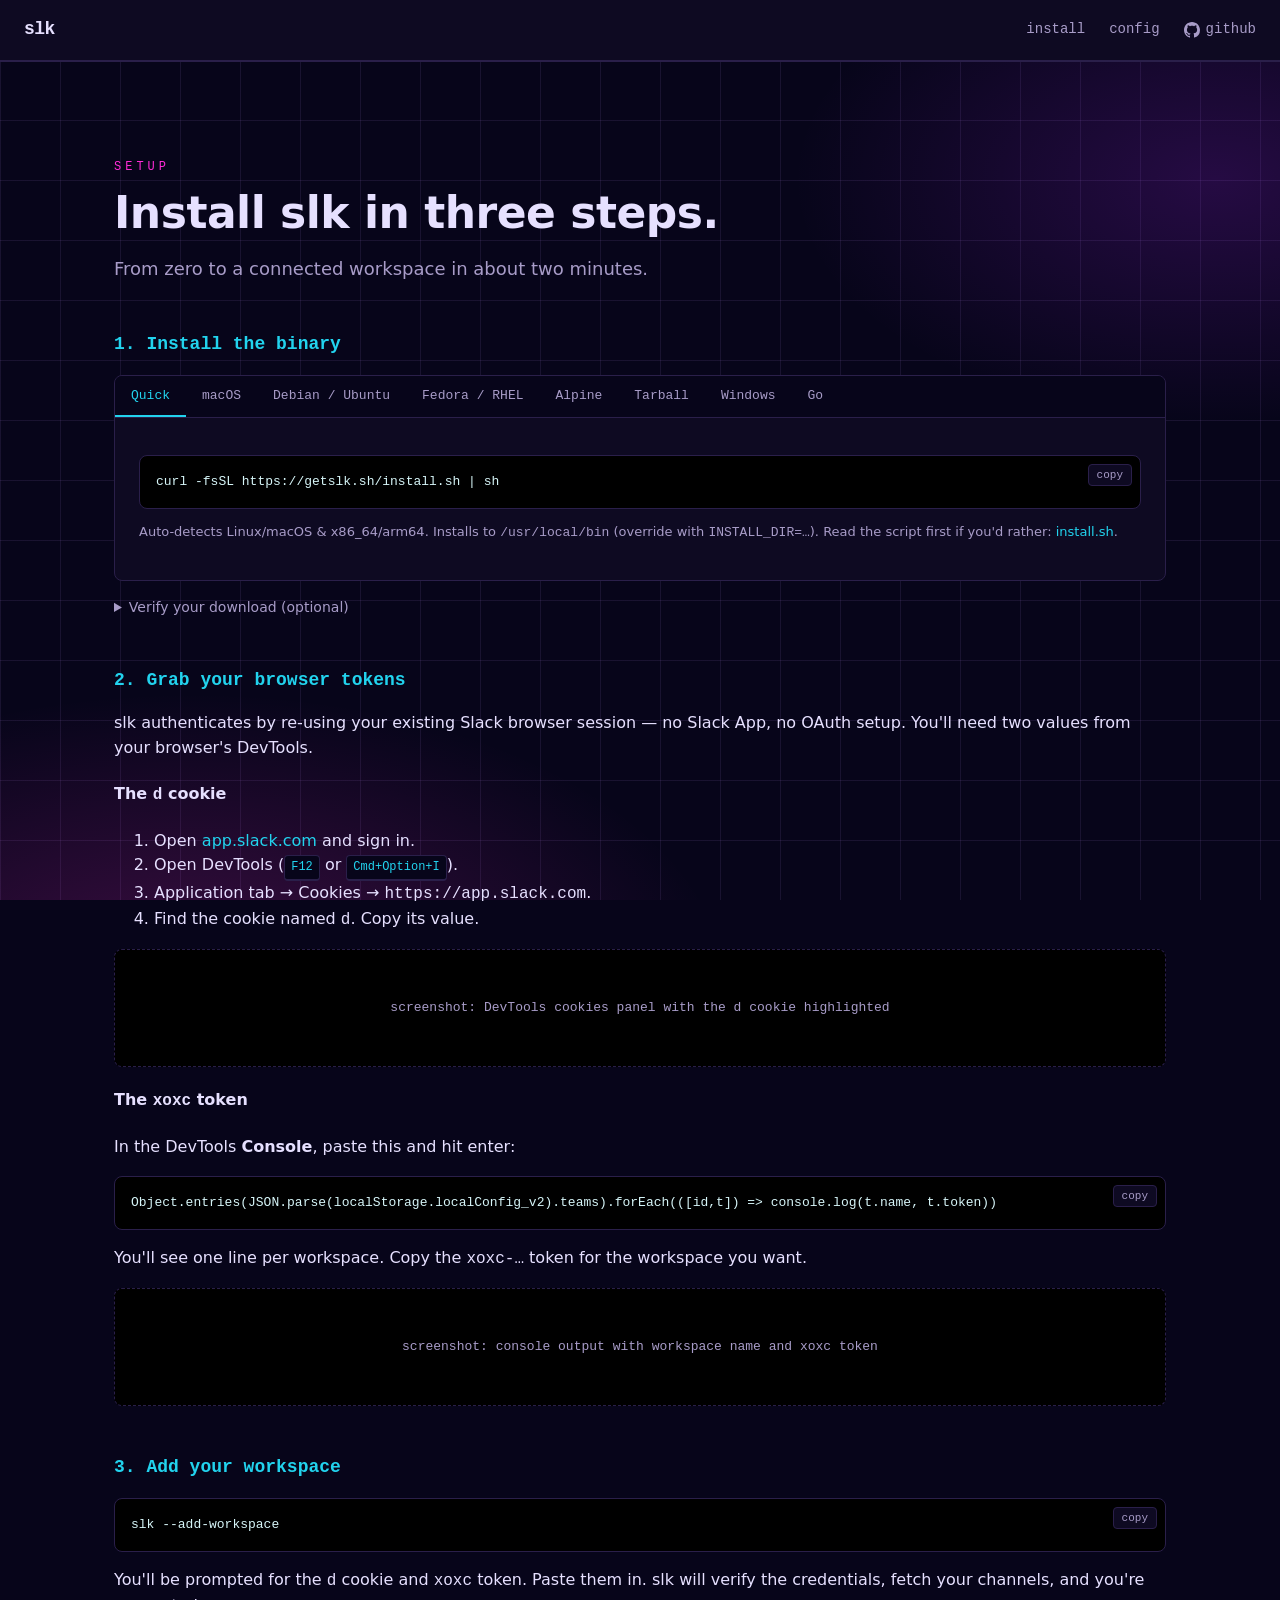
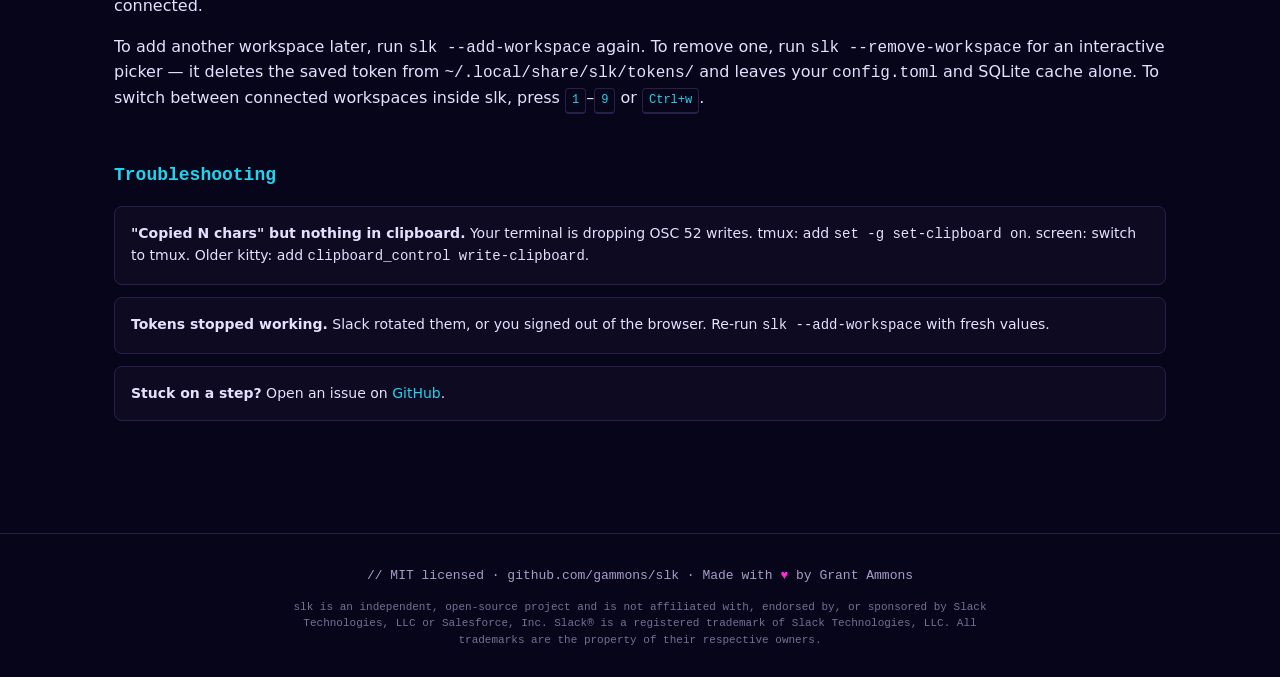
<file: install/index.html>
<!doctype html>
<html lang="en">
<head>
  <meta charset="utf-8">
  <meta name="viewport" content="width=device-width,initial-scale=1">
  <title>Install &amp; setup — slk</title>
  <meta name="description" content="Install slk and authenticate with your Slack workspace.">
  <link rel="icon" type="image/svg+xml" href="/assets/favicon.svg">

  <!-- Open Graph -->
  <meta property="og:type" content="website">
  <meta property="og:site_name" content="slk">
  <meta property="og:title" content="Install &amp; setup — slk">
  <meta property="og:description" content="Install slk and authenticate with your Slack workspace. One static binary. No Electron required.">
  <meta property="og:url" content="https://getslk.sh/install/">
  <meta property="og:image" content="https://getslk.sh/assets/screenshot.png">
  <meta property="og:image:width" content="1505">
  <meta property="og:image:height" content="957">
  <meta property="og:image:alt" content="slk running in a terminal">

  <!-- Twitter -->
  <meta name="twitter:card" content="summary_large_image">
  <meta name="twitter:title" content="Install &amp; setup — slk">
  <meta name="twitter:description" content="Install slk and authenticate with your Slack workspace.">
  <meta name="twitter:image" content="https://getslk.sh/assets/screenshot.png">
  <link rel="stylesheet" href="/styles.css">
</head>
<body class="has-bg-grid">
  <nav class="nav nav--solid" aria-label="Primary">
    <a class="nav__brand" href="/">slk</a>
    <div class="nav__links">
      <a href="/install/">install</a>
      <a href="/config/">config</a>
      <a href="https://github.com/gammons/slk"><svg class="nav__icon" viewBox="0 0 16 16" aria-hidden="true"><path d="M8 0C3.58 0 0 3.58 0 8c0 3.54 2.29 6.53 5.47 7.59.4.07.55-.17.55-.38 0-.19-.01-.82-.01-1.49-2.01.37-2.53-.49-2.69-.94-.09-.23-.48-.94-.82-1.13-.28-.15-.68-.52-.01-.53.63-.01 1.08.58 1.23.82.72 1.21 1.87.87 2.33.66.07-.52.28-.87.51-1.07-1.78-.2-3.64-.89-3.64-3.95 0-.87.31-1.59.82-2.15-.08-.2-.36-1.02.08-2.12 0 0 .67-.21 2.2.82.64-.18 1.32-.27 2-.27.68 0 1.36.09 2 .27 1.53-1.04 2.2-.82 2.2-.82.44 1.1.16 1.92.08 2.12.51.56.82 1.27.82 2.15 0 3.07-1.87 3.75-3.65 3.95.29.25.54.73.54 1.48 0 1.07-.01 1.93-.01 2.2 0 .21.15.46.55.38A8.013 8.013 0 0 0 16 8c0-4.42-3.58-8-8-8z"/></svg>github</a>
    </div>
  </nav>

  <section class="section">
    <div class="container">
      <p class="section__eyebrow">setup</p>
      <h2 class="section__title">Install slk in three steps.</h2>
      <p class="section__lede">From zero to a connected workspace in about two minutes.</p>

      <h3 class="step-title">1. Install the binary</h3>

      <div class="install" data-tabs>
      <div class="install__tabs" role="tablist">
        <button class="install__tab" role="tab" aria-selected="true"  data-tab="quick">Quick</button>
        <button class="install__tab" role="tab" aria-selected="false" data-tab="macos">macOS</button>
        <button class="install__tab" role="tab" aria-selected="false" data-tab="deb">Debian / Ubuntu</button>
          <button class="install__tab" role="tab" aria-selected="false" data-tab="rpm">Fedora / RHEL</button>
          <button class="install__tab" role="tab" aria-selected="false" data-tab="apk">Alpine</button>
          <button class="install__tab" role="tab" aria-selected="false" data-tab="tar">Tarball</button>
          <button class="install__tab" role="tab" aria-selected="false" data-tab="windows">Windows</button>
          <button class="install__tab" role="tab" aria-selected="false" data-tab="go">Go</button>
        </div>

      <div class="install__panel" role="tabpanel" data-panel="quick">
        <pre class="install__code"><button class="copy-btn" data-copy>copy</button>curl -fsSL https://getslk.sh/install.sh | sh</pre>
        <p style="margin-top: var(--s-3); color: var(--text-muted); font-size: 13px;">
          Auto-detects Linux/macOS &amp; x86_64/arm64. Installs to <code>/usr/local/bin</code>
          (override with <code>INSTALL_DIR=…</code>). Read the script first if you'd rather:
          <a href="/install.sh">install.sh</a>.
        </p>
      </div>

      <div class="install__panel" role="tabpanel" data-panel="macos" hidden>
        <pre class="install__code"><button class="copy-btn" data-copy>copy</button>VERSION=$(curl -fsSL https://api.github.com/repos/gammons/slk/releases/latest | grep -oE '"tag_name": *"v[^"]+"' | grep -oE 'v[0-9]+\.[0-9]+\.[0-9]+' | sed 's/^v//')
# Apple Silicon
curl -fsSL "https://github.com/gammons/slk/releases/latest/download/slk_${VERSION}_darwin_arm64.tar.gz" | tar xz
# Intel
curl -fsSL "https://github.com/gammons/slk/releases/latest/download/slk_${VERSION}_darwin_x86_64.tar.gz" | tar xz

sudo mv slk /usr/local/bin/</pre>
        </div>

        <div class="install__panel" role="tabpanel" data-panel="deb" hidden>
          <pre class="install__code"><button class="copy-btn" data-copy>copy</button>VERSION=$(curl -fsSL https://api.github.com/repos/gammons/slk/releases/latest | grep -oE '"tag_name": *"v[^"]+"' | grep -oE 'v[0-9]+\.[0-9]+\.[0-9]+' | sed 's/^v//')
curl -fsSLO "https://github.com/gammons/slk/releases/latest/download/slk_${VERSION}_linux_amd64.deb"
sudo dpkg -i "slk_${VERSION}_linux_amd64.deb"</pre>
        </div>

        <div class="install__panel" role="tabpanel" data-panel="rpm" hidden>
          <pre class="install__code"><button class="copy-btn" data-copy>copy</button>VERSION=$(curl -fsSL https://api.github.com/repos/gammons/slk/releases/latest | grep -oE '"tag_name": *"v[^"]+"' | grep -oE 'v[0-9]+\.[0-9]+\.[0-9]+' | sed 's/^v//')
sudo rpm -i "https://github.com/gammons/slk/releases/latest/download/slk_${VERSION}_linux_amd64.rpm"</pre>
        </div>

        <div class="install__panel" role="tabpanel" data-panel="apk" hidden>
          <pre class="install__code"><button class="copy-btn" data-copy>copy</button>VERSION=$(curl -fsSL https://api.github.com/repos/gammons/slk/releases/latest | grep -oE '"tag_name": *"v[^"]+"' | grep -oE 'v[0-9]+\.[0-9]+\.[0-9]+' | sed 's/^v//')
curl -fsSLO "https://github.com/gammons/slk/releases/latest/download/slk_${VERSION}_linux_amd64.apk"
sudo apk add --allow-untrusted "slk_${VERSION}_linux_amd64.apk"</pre>
        </div>

        <div class="install__panel" role="tabpanel" data-panel="tar" hidden>
          <pre class="install__code"><button class="copy-btn" data-copy>copy</button>VERSION=$(curl -fsSL https://api.github.com/repos/gammons/slk/releases/latest | grep -oE '"tag_name": *"v[^"]+"' | grep -oE 'v[0-9]+\.[0-9]+\.[0-9]+' | sed 's/^v//')
# x86_64 (swap for arm64 on ARM)
curl -fsSL "https://github.com/gammons/slk/releases/latest/download/slk_${VERSION}_linux_x86_64.tar.gz" | tar xz
sudo mv slk /usr/local/bin/</pre>
        </div>

        <div class="install__panel" role="tabpanel" data-panel="windows" hidden>
          <pre class="install__code"><button class="copy-btn" data-copy>copy</button># Download from the latest release page:
# https://github.com/gammons/slk/releases/latest
# Grab slk_VERSION_windows_x86_64.zip, extract slk.exe, add it to your PATH.</pre>
        </div>

        <div class="install__panel" role="tabpanel" data-panel="go" hidden>
          <pre class="install__code"><button class="copy-btn" data-copy>copy</button>go install github.com/gammons/slk/cmd/slk@latest</pre>
        </div>
      </div>

      <details class="verify">
        <summary>Verify your download (optional)</summary>
        <pre class="install__code"><button class="copy-btn" data-copy>copy</button>curl -fsSLO https://github.com/gammons/slk/releases/latest/download/checksums.txt
sha256sum -c checksums.txt --ignore-missing</pre>
      </details>

      <h3 class="step-title">2. Grab your browser tokens</h3>
      <p>slk authenticates by re-using your existing Slack browser session — no Slack App, no OAuth setup. You'll need two values from your browser's DevTools.</p>

      <h4>The <code>d</code> cookie</h4>
      <ol>
        <li>Open <a href="https://app.slack.com">app.slack.com</a> and sign in.</li>
        <li>Open DevTools (<span class="kbd">F12</span> or <span class="kbd">Cmd+Option+I</span>).</li>
        <li>Application tab → Cookies → <code>https://app.slack.com</code>.</li>
        <li>Find the cookie named <code>d</code>. Copy its value.</li>
      </ol>
      <div class="placeholder-shot">screenshot: DevTools cookies panel with the <code>d</code> cookie highlighted</div>

      <h4>The <code>xoxc</code> token</h4>
      <p>In the DevTools <strong>Console</strong>, paste this and hit enter:</p>
      <pre class="install__code"><button class="copy-btn" data-copy>copy</button>Object.entries(JSON.parse(localStorage.localConfig_v2).teams).forEach(([id,t]) =&gt; console.log(t.name, t.token))</pre>
      <p>You'll see one line per workspace. Copy the <code>xoxc-…</code> token for the workspace you want.</p>
      <div class="placeholder-shot">screenshot: console output with workspace name and xoxc token</div>

      <h3 class="step-title">3. Add your workspace</h3>
      <pre class="install__code"><button class="copy-btn" data-copy>copy</button>slk --add-workspace</pre>
      <p>You'll be prompted for the <code>d</code> cookie and <code>xoxc</code> token. Paste them in. slk will verify the credentials, fetch your channels, and you're connected.</p>
      <p>To add another workspace later, run <code>slk --add-workspace</code> again. To remove one, run <code>slk --remove-workspace</code> for an interactive picker — it deletes the saved token from <code>~/.local/share/slk/tokens/</code> and leaves your <code>config.toml</code> and SQLite cache alone. To switch between connected workspaces inside slk, press <span class="kbd">1</span>–<span class="kbd">9</span> or <span class="kbd">Ctrl+w</span>.</p>

      <h3 class="step-title">Troubleshooting</h3>
      <ul class="trouble">
        <li><strong>"Copied N chars" but nothing in clipboard.</strong> Your terminal is dropping OSC 52 writes. tmux: add <code>set -g set-clipboard on</code>. screen: switch to tmux. Older kitty: add <code>clipboard_control write-clipboard</code>.</li>
        <li><strong>Tokens stopped working.</strong> Slack rotated them, or you signed out of the browser. Re-run <code>slk --add-workspace</code> with fresh values.</li>
        <li><strong>Stuck on a step?</strong> Open an issue on <a href="https://github.com/gammons/slk/issues">GitHub</a>.</li>
      </ul>
    </div>
  </section>

  <footer class="footer">
    <div class="container">
      // MIT licensed · <a href="https://github.com/gammons/slk">github.com/gammons/slk</a> · Made with <span class="heart">♥</span> by <a href="https://grant.dev">Grant Ammons</a>
      <p class="footer__disclaimer">
        slk is an independent, open-source project and is not affiliated with, endorsed by, or sponsored by Slack Technologies, LLC or Salesforce, Inc. Slack&reg; is a registered trademark of Slack Technologies, LLC. All trademarks are the property of their respective owners.
      </p>
    </div>
  </footer>

  <script type="module" src="/js/copy.js"></script>
  <script type="module" src="/js/tabs.js"></script>
</body>
</html>
</file>
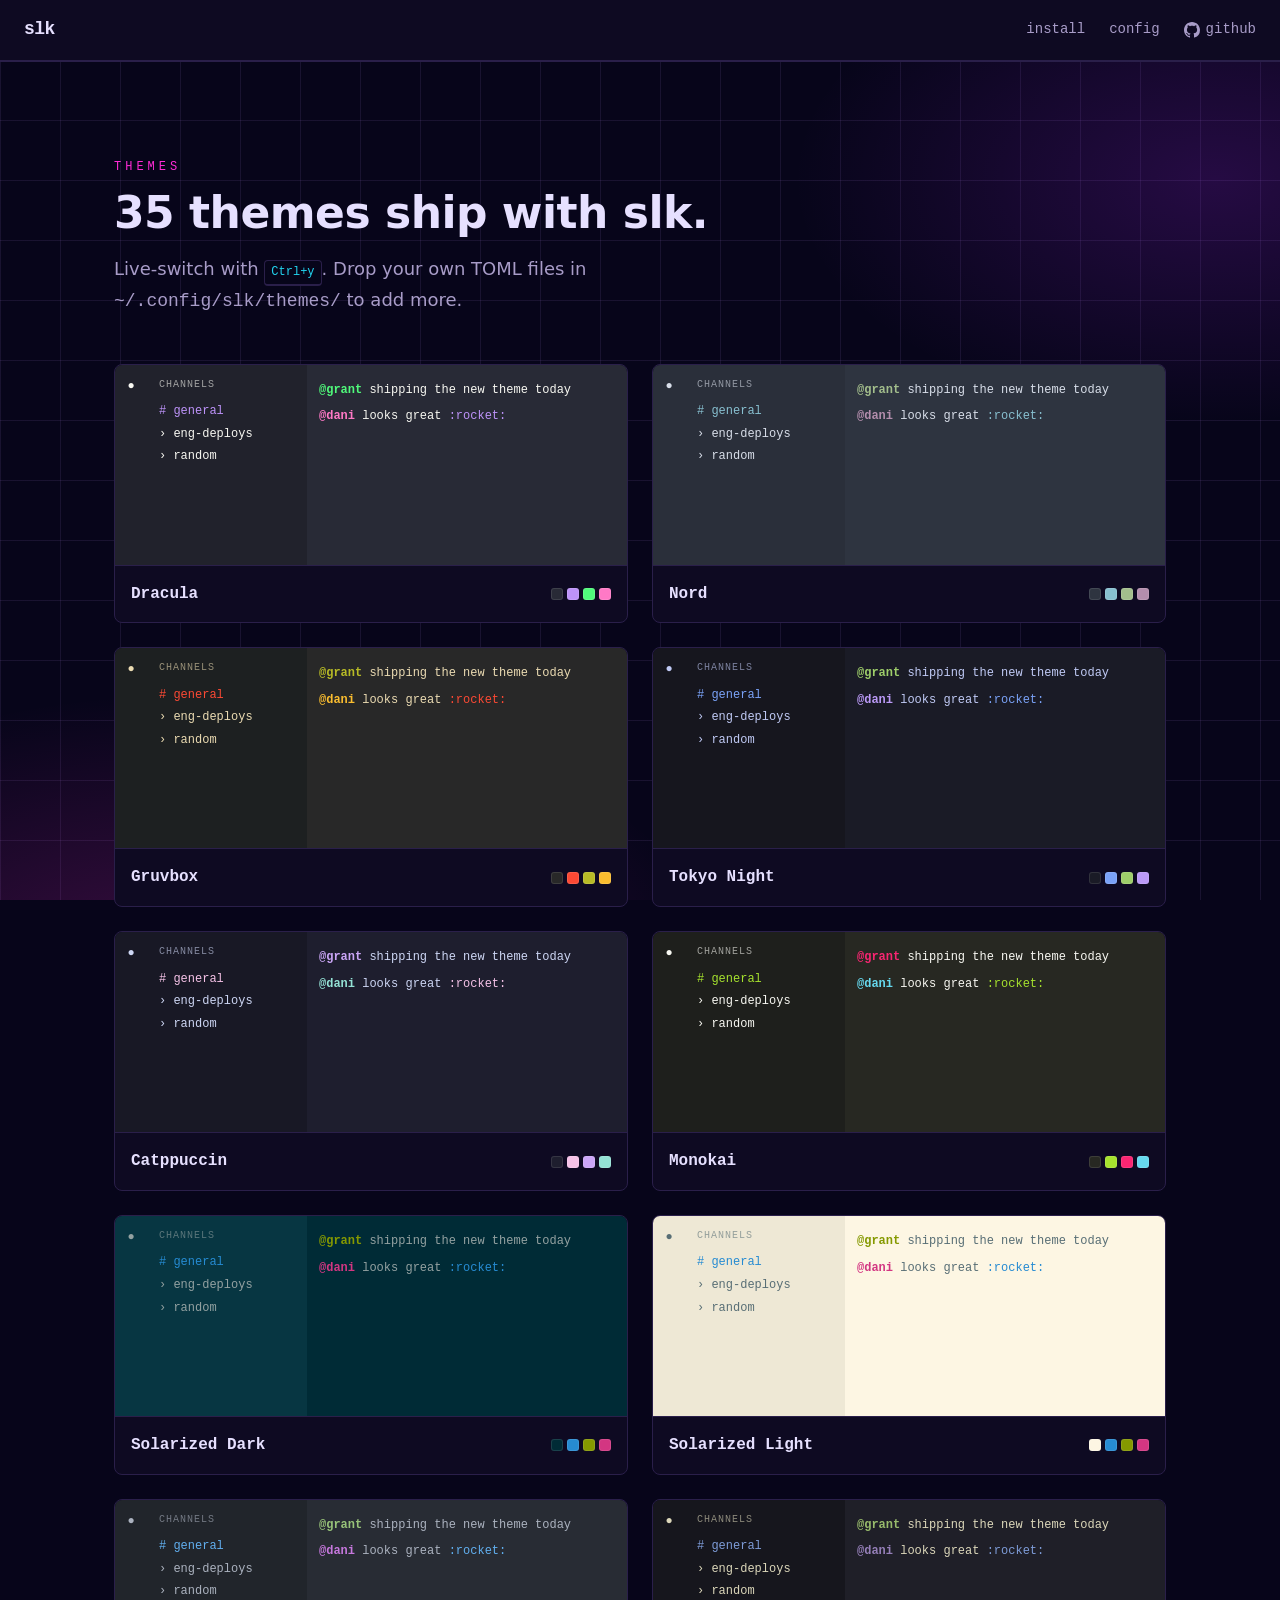
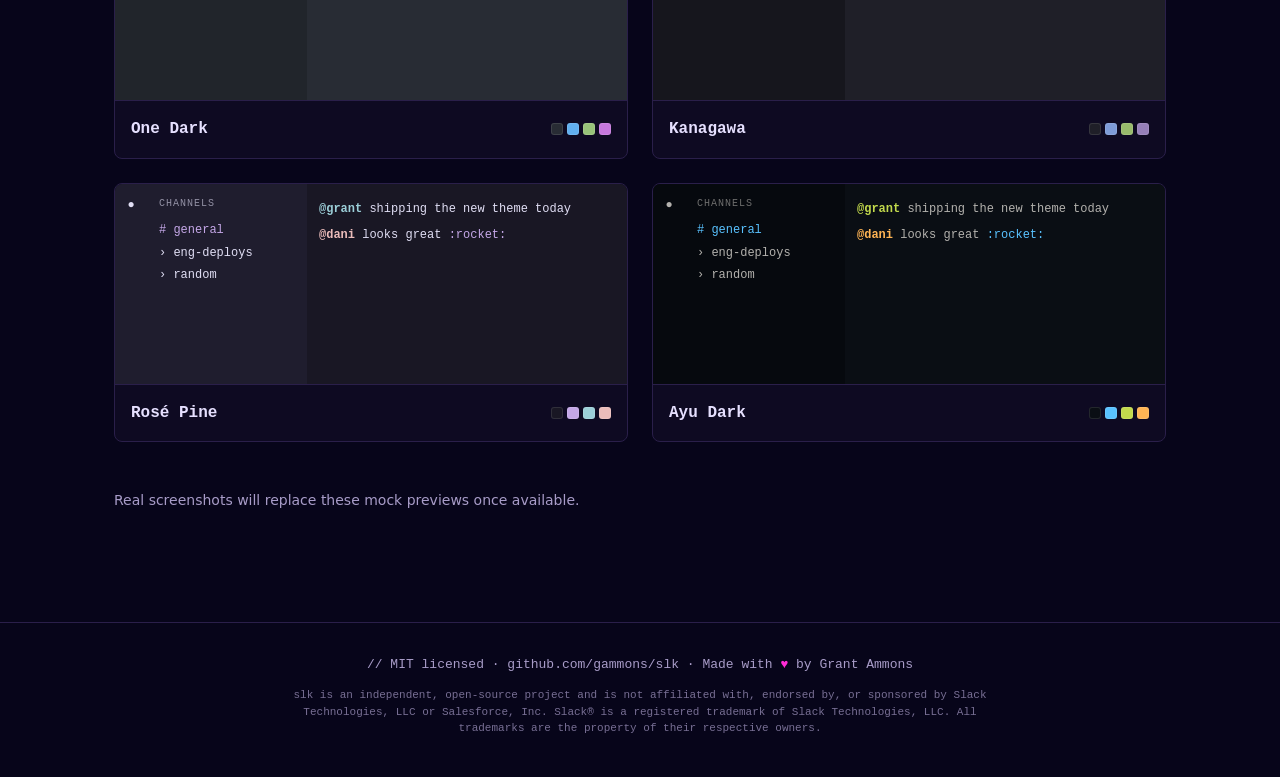
<file: themes/index.html>
<!doctype html>
<html lang="en">
<head>
  <meta charset="utf-8">
  <meta name="viewport" content="width=device-width,initial-scale=1">
  <title>Themes — slk</title>
  <meta name="description" content="The 35 themes that ship with slk. Drop your own TOML in ~/.config/slk/themes/ to add more.">
  <link rel="icon" type="image/svg+xml" href="/assets/favicon.svg">

  <!-- Open Graph -->
  <meta property="og:type" content="website">
  <meta property="og:site_name" content="slk">
  <meta property="og:title" content="Themes — slk">
  <meta property="og:description" content="The 35 themes that ship with slk. Drop your own TOML in ~/.config/slk/themes/ to add more.">
  <meta property="og:url" content="https://getslk.sh/themes/">
  <meta property="og:image" content="https://getslk.sh/assets/screenshot.png">
  <meta property="og:image:width" content="1505">
  <meta property="og:image:height" content="957">
  <meta property="og:image:alt" content="slk running in a terminal">

  <!-- Twitter -->
  <meta name="twitter:card" content="summary_large_image">
  <meta name="twitter:title" content="Themes — slk">
  <meta name="twitter:description" content="The 35 themes that ship with slk.">
  <meta name="twitter:image" content="https://getslk.sh/assets/screenshot.png">
  <link rel="stylesheet" href="/styles.css">
</head>
<body class="has-bg-grid">
  <nav class="nav nav--solid" aria-label="Primary">
    <a class="nav__brand" href="/">slk</a>
    <div class="nav__links">
      <a href="/install/">install</a>
      <a href="/config/">config</a>
      <a href="https://github.com/gammons/slk"><svg class="nav__icon" viewBox="0 0 16 16" aria-hidden="true"><path d="M8 0C3.58 0 0 3.58 0 8c0 3.54 2.29 6.53 5.47 7.59.4.07.55-.17.55-.38 0-.19-.01-.82-.01-1.49-2.01.37-2.53-.49-2.69-.94-.09-.23-.48-.94-.82-1.13-.28-.15-.68-.52-.01-.53.63-.01 1.08.58 1.23.82.72 1.21 1.87.87 2.33.66.07-.52.28-.87.51-1.07-1.78-.2-3.64-.89-3.64-3.95 0-.87.31-1.59.82-2.15-.08-.2-.36-1.02.08-2.12 0 0 .67-.21 2.2.82.64-.18 1.32-.27 2-.27.68 0 1.36.09 2 .27 1.53-1.04 2.2-.82 2.2-.82.44 1.1.16 1.92.08 2.12.51.56.82 1.27.82 2.15 0 3.07-1.87 3.75-3.65 3.95.29.25.54.73.54 1.48 0 1.07-.01 1.93-.01 2.2 0 .21.15.46.55.38A8.013 8.013 0 0 0 16 8c0-4.42-3.58-8-8-8z"/></svg>github</a>
    </div>
  </nav>

  <section class="section">
    <div class="container">
      <p class="section__eyebrow">themes</p>
      <h2 class="section__title">35 themes ship with slk.</h2>
      <p class="section__lede">
        Live-switch with <span class="kbd">Ctrl+y</span>. Drop your own TOML files
        in <code>~/.config/slk/themes/</code> to add more.
      </p>

      <div class="themes-gallery">

        <article class="theme-detail" id="dracula">
          <div class="theme-detail__preview" style="--th-bg:#282a36;--th-fg:#f8f8f2;--th-side:#21222c;--th-acc1:#bd93f9;--th-acc2:#50fa7b;--th-acc3:#ff79c6">
            <div class="tm">
              <div class="tm__rail" style="background:var(--th-side);color:var(--th-fg)">●</div>
              <div class="tm__sidebar" style="background:var(--th-side);color:var(--th-fg)">
                <div class="tm__section">channels</div>
                <div class="tm__chan" style="color:var(--th-acc1)"># general</div>
                <div class="tm__chan">› eng-deploys</div>
                <div class="tm__chan">› random</div>
              </div>
              <div class="tm__main" style="background:var(--th-bg);color:var(--th-fg)">
                <div class="tm__msg"><b style="color:var(--th-acc2)">@grant</b> shipping the new theme today</div>
                <div class="tm__msg"><b style="color:var(--th-acc3)">@dani</b> looks great <span style="color:var(--th-acc1)">:rocket:</span></div>
              </div>
            </div>
          </div>
          <div class="theme-detail__meta">
            <h3>Dracula</h3>
            <div class="theme-card__swatches">
              <i style="background:#282a36"></i><i style="background:#bd93f9"></i><i style="background:#50fa7b"></i><i style="background:#ff79c6"></i>
            </div>
          </div>
        </article>

        <article class="theme-detail" id="nord">
          <div class="theme-detail__preview" style="--th-bg:#2e3440;--th-fg:#d8dee9;--th-side:#2a2f3a;--th-acc1:#88c0d0;--th-acc2:#a3be8c;--th-acc3:#b48ead">
            <div class="tm">
              <div class="tm__rail" style="background:var(--th-side);color:var(--th-fg)">●</div>
              <div class="tm__sidebar" style="background:var(--th-side);color:var(--th-fg)">
                <div class="tm__section">channels</div>
                <div class="tm__chan" style="color:var(--th-acc1)"># general</div>
                <div class="tm__chan">› eng-deploys</div>
                <div class="tm__chan">› random</div>
              </div>
              <div class="tm__main" style="background:var(--th-bg);color:var(--th-fg)">
                <div class="tm__msg"><b style="color:var(--th-acc2)">@grant</b> shipping the new theme today</div>
                <div class="tm__msg"><b style="color:var(--th-acc3)">@dani</b> looks great <span style="color:var(--th-acc1)">:rocket:</span></div>
              </div>
            </div>
          </div>
          <div class="theme-detail__meta">
            <h3>Nord</h3>
            <div class="theme-card__swatches">
              <i style="background:#2e3440"></i><i style="background:#88c0d0"></i><i style="background:#a3be8c"></i><i style="background:#b48ead"></i>
            </div>
          </div>
        </article>

        <article class="theme-detail" id="gruvbox">
          <div class="theme-detail__preview" style="--th-bg:#282828;--th-fg:#ebdbb2;--th-side:#1d2021;--th-acc1:#fb4934;--th-acc2:#b8bb26;--th-acc3:#fabd2f">
            <div class="tm">
              <div class="tm__rail" style="background:var(--th-side);color:var(--th-fg)">●</div>
              <div class="tm__sidebar" style="background:var(--th-side);color:var(--th-fg)">
                <div class="tm__section">channels</div>
                <div class="tm__chan" style="color:var(--th-acc1)"># general</div>
                <div class="tm__chan">› eng-deploys</div>
                <div class="tm__chan">› random</div>
              </div>
              <div class="tm__main" style="background:var(--th-bg);color:var(--th-fg)">
                <div class="tm__msg"><b style="color:var(--th-acc2)">@grant</b> shipping the new theme today</div>
                <div class="tm__msg"><b style="color:var(--th-acc3)">@dani</b> looks great <span style="color:var(--th-acc1)">:rocket:</span></div>
              </div>
            </div>
          </div>
          <div class="theme-detail__meta">
            <h3>Gruvbox</h3>
            <div class="theme-card__swatches">
              <i style="background:#282828"></i><i style="background:#fb4934"></i><i style="background:#b8bb26"></i><i style="background:#fabd2f"></i>
            </div>
          </div>
        </article>

        <article class="theme-detail" id="tokyo-night">
          <div class="theme-detail__preview" style="--th-bg:#1a1b26;--th-fg:#c0caf5;--th-side:#16161e;--th-acc1:#7aa2f7;--th-acc2:#9ece6a;--th-acc3:#bb9af7">
            <div class="tm">
              <div class="tm__rail" style="background:var(--th-side);color:var(--th-fg)">●</div>
              <div class="tm__sidebar" style="background:var(--th-side);color:var(--th-fg)">
                <div class="tm__section">channels</div>
                <div class="tm__chan" style="color:var(--th-acc1)"># general</div>
                <div class="tm__chan">› eng-deploys</div>
                <div class="tm__chan">› random</div>
              </div>
              <div class="tm__main" style="background:var(--th-bg);color:var(--th-fg)">
                <div class="tm__msg"><b style="color:var(--th-acc2)">@grant</b> shipping the new theme today</div>
                <div class="tm__msg"><b style="color:var(--th-acc3)">@dani</b> looks great <span style="color:var(--th-acc1)">:rocket:</span></div>
              </div>
            </div>
          </div>
          <div class="theme-detail__meta">
            <h3>Tokyo Night</h3>
            <div class="theme-card__swatches">
              <i style="background:#1a1b26"></i><i style="background:#7aa2f7"></i><i style="background:#9ece6a"></i><i style="background:#bb9af7"></i>
            </div>
          </div>
        </article>

        <article class="theme-detail" id="catppuccin">
          <div class="theme-detail__preview" style="--th-bg:#1e1e2e;--th-fg:#cdd6f4;--th-side:#181825;--th-acc1:#f5c2e7;--th-acc2:#cba6f7;--th-acc3:#94e2d5">
            <div class="tm">
              <div class="tm__rail" style="background:var(--th-side);color:var(--th-fg)">●</div>
              <div class="tm__sidebar" style="background:var(--th-side);color:var(--th-fg)">
                <div class="tm__section">channels</div>
                <div class="tm__chan" style="color:var(--th-acc1)"># general</div>
                <div class="tm__chan">› eng-deploys</div>
                <div class="tm__chan">› random</div>
              </div>
              <div class="tm__main" style="background:var(--th-bg);color:var(--th-fg)">
                <div class="tm__msg"><b style="color:var(--th-acc2)">@grant</b> shipping the new theme today</div>
                <div class="tm__msg"><b style="color:var(--th-acc3)">@dani</b> looks great <span style="color:var(--th-acc1)">:rocket:</span></div>
              </div>
            </div>
          </div>
          <div class="theme-detail__meta">
            <h3>Catppuccin</h3>
            <div class="theme-card__swatches">
              <i style="background:#1e1e2e"></i><i style="background:#f5c2e7"></i><i style="background:#cba6f7"></i><i style="background:#94e2d5"></i>
            </div>
          </div>
        </article>

        <article class="theme-detail" id="monokai">
          <div class="theme-detail__preview" style="--th-bg:#272822;--th-fg:#f8f8f2;--th-side:#1e1f1c;--th-acc1:#a6e22e;--th-acc2:#f92672;--th-acc3:#66d9ef">
            <div class="tm">
              <div class="tm__rail" style="background:var(--th-side);color:var(--th-fg)">●</div>
              <div class="tm__sidebar" style="background:var(--th-side);color:var(--th-fg)">
                <div class="tm__section">channels</div>
                <div class="tm__chan" style="color:var(--th-acc1)"># general</div>
                <div class="tm__chan">› eng-deploys</div>
                <div class="tm__chan">› random</div>
              </div>
              <div class="tm__main" style="background:var(--th-bg);color:var(--th-fg)">
                <div class="tm__msg"><b style="color:var(--th-acc2)">@grant</b> shipping the new theme today</div>
                <div class="tm__msg"><b style="color:var(--th-acc3)">@dani</b> looks great <span style="color:var(--th-acc1)">:rocket:</span></div>
              </div>
            </div>
          </div>
          <div class="theme-detail__meta">
            <h3>Monokai</h3>
            <div class="theme-card__swatches">
              <i style="background:#272822"></i><i style="background:#a6e22e"></i><i style="background:#f92672"></i><i style="background:#66d9ef"></i>
            </div>
          </div>
        </article>

        <article class="theme-detail" id="solarized-dark">
          <div class="theme-detail__preview" style="--th-bg:#002b36;--th-fg:#93a1a1;--th-side:#073642;--th-acc1:#268bd2;--th-acc2:#859900;--th-acc3:#d33682">
            <div class="tm">
              <div class="tm__rail" style="background:var(--th-side);color:var(--th-fg)">●</div>
              <div class="tm__sidebar" style="background:var(--th-side);color:var(--th-fg)">
                <div class="tm__section">channels</div>
                <div class="tm__chan" style="color:var(--th-acc1)"># general</div>
                <div class="tm__chan">› eng-deploys</div>
                <div class="tm__chan">› random</div>
              </div>
              <div class="tm__main" style="background:var(--th-bg);color:var(--th-fg)">
                <div class="tm__msg"><b style="color:var(--th-acc2)">@grant</b> shipping the new theme today</div>
                <div class="tm__msg"><b style="color:var(--th-acc3)">@dani</b> looks great <span style="color:var(--th-acc1)">:rocket:</span></div>
              </div>
            </div>
          </div>
          <div class="theme-detail__meta">
            <h3>Solarized Dark</h3>
            <div class="theme-card__swatches">
              <i style="background:#002b36"></i><i style="background:#268bd2"></i><i style="background:#859900"></i><i style="background:#d33682"></i>
            </div>
          </div>
        </article>

        <article class="theme-detail" id="solarized-light">
          <div class="theme-detail__preview" style="--th-bg:#fdf6e3;--th-fg:#586e75;--th-side:#eee8d5;--th-acc1:#268bd2;--th-acc2:#859900;--th-acc3:#d33682">
            <div class="tm">
              <div class="tm__rail" style="background:var(--th-side);color:var(--th-fg)">●</div>
              <div class="tm__sidebar" style="background:var(--th-side);color:var(--th-fg)">
                <div class="tm__section">channels</div>
                <div class="tm__chan" style="color:var(--th-acc1)"># general</div>
                <div class="tm__chan">› eng-deploys</div>
                <div class="tm__chan">› random</div>
              </div>
              <div class="tm__main" style="background:var(--th-bg);color:var(--th-fg)">
                <div class="tm__msg"><b style="color:var(--th-acc2)">@grant</b> shipping the new theme today</div>
                <div class="tm__msg"><b style="color:var(--th-acc3)">@dani</b> looks great <span style="color:var(--th-acc1)">:rocket:</span></div>
              </div>
            </div>
          </div>
          <div class="theme-detail__meta">
            <h3>Solarized Light</h3>
            <div class="theme-card__swatches">
              <i style="background:#fdf6e3"></i><i style="background:#268bd2"></i><i style="background:#859900"></i><i style="background:#d33682"></i>
            </div>
          </div>
        </article>

        <article class="theme-detail" id="one-dark">
          <div class="theme-detail__preview" style="--th-bg:#282c34;--th-fg:#abb2bf;--th-side:#21252b;--th-acc1:#61afef;--th-acc2:#98c379;--th-acc3:#c678dd">
            <div class="tm">
              <div class="tm__rail" style="background:var(--th-side);color:var(--th-fg)">●</div>
              <div class="tm__sidebar" style="background:var(--th-side);color:var(--th-fg)">
                <div class="tm__section">channels</div>
                <div class="tm__chan" style="color:var(--th-acc1)"># general</div>
                <div class="tm__chan">› eng-deploys</div>
                <div class="tm__chan">› random</div>
              </div>
              <div class="tm__main" style="background:var(--th-bg);color:var(--th-fg)">
                <div class="tm__msg"><b style="color:var(--th-acc2)">@grant</b> shipping the new theme today</div>
                <div class="tm__msg"><b style="color:var(--th-acc3)">@dani</b> looks great <span style="color:var(--th-acc1)">:rocket:</span></div>
              </div>
            </div>
          </div>
          <div class="theme-detail__meta">
            <h3>One Dark</h3>
            <div class="theme-card__swatches">
              <i style="background:#282c34"></i><i style="background:#61afef"></i><i style="background:#98c379"></i><i style="background:#c678dd"></i>
            </div>
          </div>
        </article>

        <article class="theme-detail" id="kanagawa">
          <div class="theme-detail__preview" style="--th-bg:#1f1f28;--th-fg:#dcd7ba;--th-side:#16161d;--th-acc1:#7e9cd8;--th-acc2:#98bb6c;--th-acc3:#957fb8">
            <div class="tm">
              <div class="tm__rail" style="background:var(--th-side);color:var(--th-fg)">●</div>
              <div class="tm__sidebar" style="background:var(--th-side);color:var(--th-fg)">
                <div class="tm__section">channels</div>
                <div class="tm__chan" style="color:var(--th-acc1)"># general</div>
                <div class="tm__chan">› eng-deploys</div>
                <div class="tm__chan">› random</div>
              </div>
              <div class="tm__main" style="background:var(--th-bg);color:var(--th-fg)">
                <div class="tm__msg"><b style="color:var(--th-acc2)">@grant</b> shipping the new theme today</div>
                <div class="tm__msg"><b style="color:var(--th-acc3)">@dani</b> looks great <span style="color:var(--th-acc1)">:rocket:</span></div>
              </div>
            </div>
          </div>
          <div class="theme-detail__meta">
            <h3>Kanagawa</h3>
            <div class="theme-card__swatches">
              <i style="background:#1f1f28"></i><i style="background:#7e9cd8"></i><i style="background:#98bb6c"></i><i style="background:#957fb8"></i>
            </div>
          </div>
        </article>

        <article class="theme-detail" id="rose-pine">
          <div class="theme-detail__preview" style="--th-bg:#191724;--th-fg:#e0def4;--th-side:#1f1d2e;--th-acc1:#c4a7e7;--th-acc2:#9ccfd8;--th-acc3:#ebbcba">
            <div class="tm">
              <div class="tm__rail" style="background:var(--th-side);color:var(--th-fg)">●</div>
              <div class="tm__sidebar" style="background:var(--th-side);color:var(--th-fg)">
                <div class="tm__section">channels</div>
                <div class="tm__chan" style="color:var(--th-acc1)"># general</div>
                <div class="tm__chan">› eng-deploys</div>
                <div class="tm__chan">› random</div>
              </div>
              <div class="tm__main" style="background:var(--th-bg);color:var(--th-fg)">
                <div class="tm__msg"><b style="color:var(--th-acc2)">@grant</b> shipping the new theme today</div>
                <div class="tm__msg"><b style="color:var(--th-acc3)">@dani</b> looks great <span style="color:var(--th-acc1)">:rocket:</span></div>
              </div>
            </div>
          </div>
          <div class="theme-detail__meta">
            <h3>Rosé Pine</h3>
            <div class="theme-card__swatches">
              <i style="background:#191724"></i><i style="background:#c4a7e7"></i><i style="background:#9ccfd8"></i><i style="background:#ebbcba"></i>
            </div>
          </div>
        </article>

        <article class="theme-detail" id="ayu-dark">
          <div class="theme-detail__preview" style="--th-bg:#0a0e14;--th-fg:#b3b1ad;--th-side:#06090e;--th-acc1:#59c2ff;--th-acc2:#c2d94c;--th-acc3:#ffb454">
            <div class="tm">
              <div class="tm__rail" style="background:var(--th-side);color:var(--th-fg)">●</div>
              <div class="tm__sidebar" style="background:var(--th-side);color:var(--th-fg)">
                <div class="tm__section">channels</div>
                <div class="tm__chan" style="color:var(--th-acc1)"># general</div>
                <div class="tm__chan">› eng-deploys</div>
                <div class="tm__chan">› random</div>
              </div>
              <div class="tm__main" style="background:var(--th-bg);color:var(--th-fg)">
                <div class="tm__msg"><b style="color:var(--th-acc2)">@grant</b> shipping the new theme today</div>
                <div class="tm__msg"><b style="color:var(--th-acc3)">@dani</b> looks great <span style="color:var(--th-acc1)">:rocket:</span></div>
              </div>
            </div>
          </div>
          <div class="theme-detail__meta">
            <h3>Ayu Dark</h3>
            <div class="theme-card__swatches">
              <i style="background:#0a0e14"></i><i style="background:#59c2ff"></i><i style="background:#c2d94c"></i><i style="background:#ffb454"></i>
            </div>
          </div>
        </article>

      </div>

      <p style="margin-top: var(--s-7); color: var(--text-muted); font-size: 14px;">
        Real screenshots will replace these mock previews once available.
      </p>
    </div>
  </section>

  <footer class="footer">
    <div class="container">
      // MIT licensed · <a href="https://github.com/gammons/slk">github.com/gammons/slk</a> · Made with <span class="heart">♥</span> by <a href="https://grant.dev">Grant Ammons</a>
      <p class="footer__disclaimer">
        slk is an independent, open-source project and is not affiliated with, endorsed by, or sponsored by Slack Technologies, LLC or Salesforce, Inc. Slack&reg; is a registered trademark of Slack Technologies, LLC. All trademarks are the property of their respective owners.
      </p>
    </div>
  </footer>
</body>
</html>
</file>
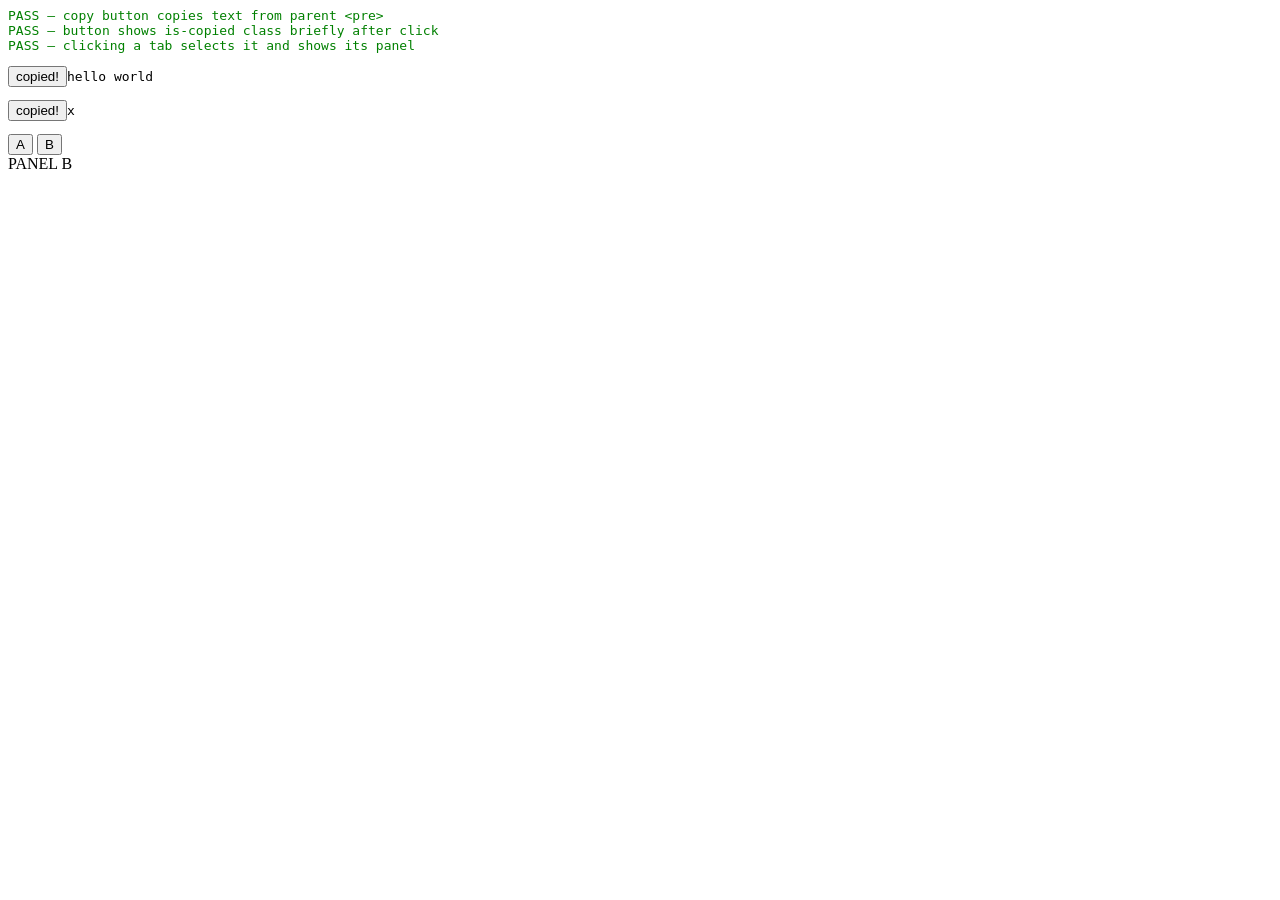
<file: tests/test.html>
<!doctype html>
<html>
<head><meta charset="utf-8"><title>tests</title></head>
<body>
<div id="results"></div>
<script type="module">
const results = document.getElementById('results');
const log = (name, ok, err) => {
  const div = document.createElement('div');
  div.textContent = `${ok ? 'PASS' : 'FAIL'} — ${name}${err ? ': ' + err.message : ''}`;
  div.style.color = ok ? 'green' : 'red';
  div.style.fontFamily = 'monospace';
  results.appendChild(div);
};
const test = async (name, fn) => {
  try { await fn(); log(name, true); } catch (e) { log(name, false, e); console.error(e); }
};
const assert = (cond, msg) => { if (!cond) throw new Error(msg || 'assertion failed'); };
const assertEq = (a, b) => { if (a !== b) throw new Error(`expected ${JSON.stringify(b)}, got ${JSON.stringify(a)}`); };

// --- copy.js tests ---
import { initCopyButtons } from '../js/copy.js';

// Stub navigator.clipboard (real browsers expose it only as a getter).
let __copied = '';
Object.defineProperty(navigator, 'clipboard', {
  configurable: true,
  value: { writeText: t => { __copied = t; return Promise.resolve(); } },
});

await test('copy button copies text from parent <pre>', async () => {
  document.body.insertAdjacentHTML('beforeend',
    '<pre id="t1"><button class="copy-btn" data-copy>copy</button>hello world</pre>');
  __copied = '';
  initCopyButtons(document.getElementById('t1'));
  document.querySelector('#t1 [data-copy]').click();
  await new Promise(r => setTimeout(r, 10));
  assertEq(__copied, 'hello world');
});

await test('button shows is-copied class briefly after click', async () => {
  document.body.insertAdjacentHTML('beforeend',
    '<pre id="t2"><button class="copy-btn" data-copy>copy</button>x</pre>');
  initCopyButtons(document.getElementById('t2'));
  const btn = document.querySelector('#t2 [data-copy]');
  btn.click();
  await new Promise(r => setTimeout(r, 10));
  assert(btn.classList.contains('is-copied'), 'expected is-copied class');
});

import { initTabs } from '../js/tabs.js';

await test('clicking a tab selects it and shows its panel', async () => {
  document.body.insertAdjacentHTML('beforeend', `
    <div id="t3" data-tabs>
      <div class="install__tabs">
        <button class="install__tab" aria-selected="true"  data-tab="a">A</button>
        <button class="install__tab" aria-selected="false" data-tab="b">B</button>
      </div>
      <div data-panel="a">PANEL A</div>
      <div data-panel="b" hidden>PANEL B</div>
    </div>`);
  initTabs(document.getElementById('t3'));
  const root = document.getElementById('t3');
  root.querySelector('[data-tab="b"]').click();
  assertEq(root.querySelector('[data-tab="a"]').getAttribute('aria-selected'), 'false');
  assertEq(root.querySelector('[data-tab="b"]').getAttribute('aria-selected'), 'true');
  assert(root.querySelector('[data-panel="a"]').hasAttribute('hidden'));
  assert(!root.querySelector('[data-panel="b"]').hasAttribute('hidden'));
});
</script>
</body>
</html>
</file>
<file: styles.css>
/* ============================================================
   getslk.sh — design tokens
   ============================================================ */
:root {
  /* sky / scene */
  --sky-top:        #07051a;
  --sky-mid:        #14093a;
  --sky-horizon-1:  #4a1668;
  --sky-horizon-2:  #6b1a7a;

  /* sun */
  --sun-cream:      #fff7c2;
  --sun-gold:       #ffd166;
  --sun-orange:     #ff8a3d;

  /* neon accents */
  --magenta:        #ff2bd6;
  --magenta-deep:   #b026ff;
  --cyan:           #22d3ee;
  --cyan-deep:      #00b4d8;

  /* silhouettes */
  --mountain:       #1a0535;
  --palm:           #0a0418;

  /* surfaces (non-hero sections) */
  --bg:             #07051a;
  --surface:        #0e0a22;
  --border:         #2a1f4a;

  /* text */
  --text:           #e6e0ff;
  --text-muted:     #a89cc8;

  /* type */
  --font-sans:      -apple-system, BlinkMacSystemFont, "Segoe UI", system-ui,
                    "Helvetica Neue", Arial, sans-serif;
  --font-mono:      ui-monospace, "SF Mono", Menlo, Consolas, monospace;

  /* spacing scale */
  --s-1:  4px;
  --s-2:  8px;
  --s-3:  12px;
  --s-4:  16px;
  --s-5:  24px;
  --s-6:  32px;
  --s-7:  48px;
  --s-8:  64px;
  --s-9:  96px;

  /* layout */
  --content-max:    1100px;
  --radius:         8px;
  --radius-lg:      12px;
}

/* ============================================================
   reset / base
   ============================================================ */
*, *::before, *::after { box-sizing: border-box; }
html, body { margin: 0; padding: 0; }
body {
  background: var(--bg);
  color: var(--text);
  font-family: var(--font-sans);
  font-size: 16px;
  line-height: 1.55;
  -webkit-font-smoothing: antialiased;
  text-rendering: optimizeLegibility;
}
img, svg { display: block; max-width: 100%; }
a { color: var(--cyan); text-decoration: none; }
a:hover { text-decoration: underline; }
code, kbd, pre { font-family: var(--font-mono); }

/* layout primitive */
.container {
  width: 100%;
  max-width: var(--content-max);
  margin-inline: auto;
  padding-inline: var(--s-5);
}

/* ============================================================
   page background — synthwave glow + grid (landing only)
   ============================================================ */
.has-bg-grid {
  background-color: var(--bg);
  background-image:
    /* magenta glow rising from bottom-left */
    radial-gradient(ellipse 70% 55% at 15% 110%, rgba(255, 43, 214, 0.22), transparent 60%),
    /* purple glow drifting top-right */
    radial-gradient(ellipse 55% 45% at 95% 20%, rgba(176, 38, 255, 0.18), transparent 60%),
    /* grid */
    linear-gradient(to right,  rgba(189, 147, 249, 0.10) 1px, transparent 1px),
    linear-gradient(to bottom, rgba(189, 147, 249, 0.10) 1px, transparent 1px);
  background-size: auto, auto, 60px 60px, 60px 60px;
  background-attachment: fixed;
}

/* respect reduced motion */
@media (prefers-reduced-motion: reduce) {
  *, *::before, *::after {
    animation-duration: 0.001ms !important;
    animation-iteration-count: 1 !important;
    transition-duration: 0.001ms !important;
  }
}

/* ============================================================
   hero
   ============================================================ */
.hero {
  position: relative;
  width: 100%;
  height: 100vh;
  min-height: 640px;
  max-height: 900px;
  overflow: hidden;
  background:
    radial-gradient(ellipse 55% 35% at 50% 70%, rgba(255, 43, 214, 0.35) 0%, transparent 65%),
    linear-gradient(180deg,
      var(--sky-top) 0%,
      var(--sky-mid) 40%,
      #2c0d4d 65%,
      var(--sky-horizon-1) 85%,
      var(--sky-horizon-2) 100%);
  font-family: var(--font-mono);
  isolation: isolate;
}

/* stars */
.hero__stars {
  position: absolute;
  inset: 0 0 55% 0;
  overflow: hidden;
}
.hero__star {
  position: absolute;
  left: var(--x);
  top: var(--y);
  width: 2px;
  height: 2px;
  background: #fff;
  border-radius: 50%;
  box-shadow: 0 0 4px #fff;
  opacity: 0.85;
  animation: hero-tw 3s ease-in-out infinite;
}
.hero__star:nth-child(odd) { animation-duration: 4.2s; }
.hero__star:nth-child(3n)  { width: 1px; height: 1px; opacity: 0.6; }
.hero__star:nth-child(7n)  { width: 3px; height: 3px; box-shadow: 0 0 8px #fff, 0 0 14px #b8e6ff; }
@keyframes hero-tw {
  0%, 100% { opacity: 0.3; }
  50%      { opacity: 1; }
}

/* sun */
.hero__sun {
  position: absolute;
  left: 50%;
  top: 46%;
  transform: translate(-50%, -50%);
  width: 36%;
  aspect-ratio: 1;
  border-radius: 50%;
  background: linear-gradient(180deg,
    var(--sun-cream) 0%,
    var(--sun-gold) 25%,
    var(--sun-orange) 55%,
    var(--magenta) 100%);
  box-shadow:
    0 0 60px var(--magenta),
    0 0 120px var(--magenta),
    0 0 200px rgba(255, 43, 214, 0.5);
  z-index: 1;
}
.hero__sun::after {
  content: "";
  position: absolute;
  inset: 0;
  border-radius: 50%;
  background: repeating-linear-gradient(
    to bottom,
    transparent 0,
    transparent calc(50% + 0px),
    var(--mountain) calc(50% + 0px),
    var(--mountain) calc(50% + 4px),
    transparent calc(50% + 4px),
    transparent calc(50% + 14px),
    var(--mountain) calc(50% + 14px),
    var(--mountain) calc(50% + 19px),
    transparent calc(50% + 19px),
    transparent calc(50% + 32px),
    var(--mountain) calc(50% + 32px),
    var(--mountain) calc(50% + 38px),
    transparent calc(50% + 38px),
    transparent calc(50% + 54px),
    var(--mountain) calc(50% + 54px),
    var(--mountain) calc(50% + 61px)
  );
  mix-blend-mode: multiply;
}

/* horizon line */
.hero__horizon {
  position: absolute;
  left: 0;
  right: 0;
  top: 64%;
  height: 2px;
  background: linear-gradient(90deg,
    transparent,
    var(--magenta) 20%,
    #fff 50%,
    var(--magenta) 80%,
    transparent);
  box-shadow: 0 0 24px var(--magenta), 0 0 60px var(--magenta);
  z-index: 3;
}

/* perspective grid floor */
.hero__grid {
  position: absolute;
  left: -10%;
  right: -10%;
  top: 64%;
  bottom: 0;
  perspective: 360px;
  perspective-origin: 50% 0%;
  z-index: 2;
}
.hero__grid::before {
  content: "";
  position: absolute;
  inset: 0;
  background-image:
    linear-gradient(to right,  var(--magenta) 0, var(--magenta) 1px, transparent 1px, transparent 40px),
    linear-gradient(to bottom, var(--magenta) 0, var(--magenta) 1px, transparent 1px, transparent 32px);
  background-size: 40px 32px, 40px 32px;
  transform: rotateX(62deg);
  transform-origin: 50% 0%;
  box-shadow: 0 0 30px var(--magenta);
  filter: drop-shadow(0 0 6px var(--magenta));
}
.hero__grid::after {
  content: "";
  position: absolute;
  inset: 0;
  background: linear-gradient(180deg,
    var(--sky-mid) 0%,
    transparent 25%,
    transparent 75%,
    var(--sky-top) 100%);
  pointer-events: none;
}

/* mountains */
.hero__mountains {
  position: absolute;
  left: 0;
  right: 0;
  width: 100%;
  top: calc(64% - 70px);
  height: 72px;
  z-index: 2;
  display: block;
}
.hero__mountains path { fill: var(--mountain); }

/* palms */
.hero__palm {
  position: absolute;
  bottom: 0;
  width: 16%;
  height: 82%;
  z-index: 4;
  pointer-events: none;
}
.hero__palm--left  { left: -1%; }
.hero__palm--right { right: -1%; transform: scaleX(-1); }
.hero__palm path,
.hero__palm circle { fill: var(--palm); }

/* hero copy */
.hero__copy {
  position: absolute;
  left: 0;
  right: 0;
  top: 18%;
  text-align: center;
  z-index: 5;
}
.hero__logo {
  font-size: clamp(80px, 14vw, 200px);
  font-weight: 900;
  letter-spacing: -6px;
  line-height: 1;
  margin: 0;
  color: #fff;
  text-shadow:
    0 0 8px #fff,
    0 0 18px var(--magenta),
    0 0 36px var(--magenta),
    0 0 60px var(--magenta-deep),
    0 4px 0 var(--mountain);
}
/* Tagline: dark backing shadow first (legibility against magenta sky),
   then cyan neon glow on top. */
.hero__tagline {
  margin: 14px 0 0;
  font-size: clamp(12px, 1.2vw, 16px);
  letter-spacing: 8px;
  text-transform: uppercase;
  color: var(--cyan);
  text-shadow:
    0 2px 6px rgba(0, 0, 0, 0.85),
    0 1px 1px rgba(0, 0, 0, 0.95),
    0 0 10px rgba(0, 0, 0, 0.7),
    0 0 8px var(--cyan),
    0 0 18px var(--cyan-deep);
}

/* CTA install pill */
.hero__cta {
  position: absolute;
  left: 0;
  right: 0;
  bottom: 6%;
  text-align: center;
  z-index: 6;
  font-family: var(--font-mono);
}
.hero__install {
  display: inline-block;
  padding: 10px 18px;
  border: 1px solid var(--cyan);
  border-radius: 6px;
  color: #e6fbff;
  background: rgba(7, 5, 26, 0.55);
  backdrop-filter: blur(2px);
  box-shadow: 0 0 18px rgba(34, 211, 238, 0.5);
  font-size: 14px;
}
.hero__prompt {
  color: var(--magenta);
  margin-right: 8px;
}

/* ============================================================
   site nav
   ============================================================ */
.nav {
  position: absolute;       /* overlay variant — used on landing */
  top: 0; left: 0; right: 0;
  z-index: 10;
  display: flex;
  align-items: center;
  justify-content: space-between;
  padding: var(--s-4) var(--s-5);
  font-family: var(--font-mono);
  font-size: 14px;
}
.nav--solid {                /* used on /themes and /install */
  position: static;
  background: var(--surface);
  border-bottom: 1px solid var(--border);
}
.nav__brand {
  color: var(--text);
  font-weight: 800;
  letter-spacing: -0.5px;
  font-size: 18px;
}
.nav__brand:hover { text-decoration: none; }
.nav__links {
  display: flex;
  gap: var(--s-5);
}
.nav__links a {
  color: var(--text-muted);
  display: inline-flex;
  align-items: center;
  gap: 6px;
}
.nav__links a:hover {
  color: var(--cyan);
  text-decoration: none;
}
.nav__icon {
  width: 16px;
  height: 16px;
  fill: currentColor;
}

/* ============================================================
   marquee (screenshot below hero)
   ============================================================ */
.marquee {
  padding-block: var(--s-5) var(--s-9);
}
.marquee__frame {
  max-width: 1100px;
  margin-inline: auto;
  border-radius: var(--radius-lg);
  overflow: hidden;
  border: 3px solid rgba(34, 211, 238, 0.45);
  background: var(--surface);
  box-shadow:
    0 0 40px rgba(34, 211, 238, 0.35),
    0 20px 80px rgba(34, 211, 238, 0.25),
    0 40px 140px rgba(168, 85, 247, 0.22),
    0 80px 220px rgba(236, 72, 153, 0.16),
    0 0 260px rgba(0, 180, 216, 0.18);
}
.marquee__frame img {
  width: 100%;
  height: auto;
  display: block;
}

/* ============================================================
   sections (post-hero)
   ============================================================ */
.section {
  padding-block: var(--s-9);
  border-top: 1px solid var(--border);
}
/* Variant used when adjacent to the marquee — no border, tighter top/bottom. */
.section--flush {
  border-top: none;
  padding-block: var(--s-7);
}
.section__eyebrow {
  font-family: var(--font-mono);
  font-size: 12px;
  letter-spacing: 4px;
  text-transform: uppercase;
  color: var(--magenta);
  margin: 0 0 var(--s-3);
}
.section__title {
  font-size: clamp(28px, 4vw, 44px);
  line-height: 1.15;
  margin: 0 0 var(--s-4);
  letter-spacing: -0.5px;
  font-weight: 800;
}
.section__lede {
  font-size: 18px;
  color: var(--text-muted);
  max-width: 56ch;
  margin: 0 0 var(--s-7);
}

/* stats row */
.stats {
  display: grid;
  grid-template-columns: repeat(4, 1fr);
  gap: var(--s-5);
}
@media (max-width: 720px) {
  .stats { grid-template-columns: repeat(2, 1fr); }
}
.stat {
  background: var(--surface);
  border: 1px solid var(--border);
  border-radius: var(--radius);
  padding: var(--s-5);
}
.stat__value {
  font-family: var(--font-mono);
  font-size: 28px;
  font-weight: 700;
  color: var(--cyan);
  line-height: 1.1;
  margin: 0 0 var(--s-2);
}
.stat__label {
  font-size: 14px;
  color: var(--text-muted);
  margin: 0;
}

.features {
  display: grid;
  grid-template-columns: repeat(3, 1fr);
  gap: var(--s-3);
}
@media (max-width: 900px) { .features { grid-template-columns: repeat(2, 1fr); } }
@media (max-width: 600px) { .features { grid-template-columns: 1fr; } }
.feature {
  background: var(--surface);
  border: 1px solid var(--border);
  border-radius: var(--radius);
  padding: var(--s-4);
}
.feature__label {
  font-family: var(--font-mono);
  font-size: 11px;
  letter-spacing: 2px;
  text-transform: uppercase;
  color: var(--magenta);
  margin: 0 0 var(--s-2);
}
.feature__title {
  font-size: 17px;
  font-weight: 700;
  margin: 0 0 var(--s-1);
  line-height: 1.25;
}
.feature__body {
  font-size: 14px;
  line-height: 1.5;
  color: var(--text-muted);
  margin: 0;
}
.kbd {
  display: inline-block;
  font-family: var(--font-mono);
  font-size: 12px;
  padding: 2px 6px;
  border: 1px solid var(--border);
  border-bottom-width: 2px;
  border-radius: 4px;
  background: var(--bg);
  color: var(--cyan);
}

/* ============================================================
   keybindings reference
   ============================================================ */
.keys {
  display: grid;
  grid-template-columns: repeat(2, 1fr);
  gap: var(--s-5);
  margin-top: var(--s-5);
}
@media (max-width: 700px) { .keys { grid-template-columns: 1fr; } }
.keys__group {
  background: var(--surface);
  border: 1px solid var(--border);
  border-radius: var(--radius);
  padding: var(--s-4);
}
.keys__title {
  font-family: var(--font-mono);
  font-size: 12px;
  letter-spacing: 2px;
  text-transform: uppercase;
  color: var(--magenta);
  margin: 0 0 var(--s-3);
  font-weight: 700;
}
.keys__list {
  display: grid;
  grid-template-columns: max-content 1fr;
  column-gap: var(--s-3);
  row-gap: var(--s-2);
  margin: 0;
  align-items: baseline;
}
.keys__list dt {
  display: flex;
  flex-wrap: wrap;
  gap: 4px;
  white-space: nowrap;
}
.keys__list dd {
  margin: 0;
  font-size: 14px;
  color: var(--text-muted);
  line-height: 1.5;
}

.footer {
  border-top: 1px solid var(--border);
  padding: var(--s-6) 0;
  font-family: var(--font-mono);
  font-size: 13px;
  color: var(--text-muted);
  text-align: center;
}
.footer a { color: var(--text-muted); }
.footer a:hover { color: var(--cyan); }
.footer .heart { color: var(--magenta); }
.footer__disclaimer {
  margin-top: var(--s-3);
  font-size: 11px;
  opacity: 0.7;
  max-width: 720px;
  margin-inline: auto;
  line-height: 1.5;
}

.themes-strip {
  display: grid;
  grid-template-columns: repeat(auto-fill, minmax(240px, 1fr));
  gap: var(--s-4);
}
.theme-card {
  background: var(--surface);
  border: 1px solid var(--border);
  border-radius: var(--radius);
  overflow: hidden;
  text-decoration: none;
  color: inherit;
  display: block;
  transition: transform .15s ease, border-color .15s ease;
}
.theme-card:hover {
  border-color: var(--cyan);
  transform: translateY(-2px);
  text-decoration: none;
}
.theme-card__preview {
  height: 120px;
  display: flex;
  align-items: center;
  justify-content: center;
  font-family: var(--font-mono);
  font-size: 13px;
}
.theme-card__body {
  padding: var(--s-3) var(--s-4);
  display: flex;
  align-items: center;
  justify-content: space-between;
}
.theme-card__name {
  font-family: var(--font-mono);
  font-size: 14px;
  margin: 0;
}
.theme-card__swatches {
  display: flex;
  gap: 4px;
}
.theme-card__swatches i {
  width: 12px; height: 12px;
  border-radius: 3px;
  border: 1px solid rgba(255,255,255,0.1);
}

.install {
  background: var(--surface);
  border: 1px solid var(--border);
  border-radius: var(--radius);
  overflow: hidden;
}
.install__tabs {
  display: flex;
  flex-wrap: wrap;
  gap: 0;
  border-bottom: 1px solid var(--border);
  background: var(--bg);
}
.install__tab {
  background: transparent;
  border: none;
  color: var(--text-muted);
  font-family: var(--font-mono);
  font-size: 13px;
  padding: var(--s-3) var(--s-4);
  cursor: pointer;
  border-bottom: 2px solid transparent;
}
.install__tab[aria-selected="true"] {
  color: var(--cyan);
  border-bottom-color: var(--cyan);
}
.install__tab:hover { color: var(--text); }
.install__panel { padding: var(--s-5); }
.install__panel[hidden] { display: none; }
.install__code {
  display: block;
  position: relative;
  background: #000;
  border: 1px solid var(--border);
  border-radius: var(--radius);
  padding: var(--s-4);
  padding-right: var(--s-8);
  font-family: var(--font-mono);
  font-size: 13px;
  color: #d6f5f8;
  overflow-x: auto;
  white-space: pre;
}
.copy-btn {
  position: absolute;
  top: var(--s-2);
  right: var(--s-2);
  background: var(--surface);
  border: 1px solid var(--border);
  color: var(--text-muted);
  font-family: var(--font-mono);
  font-size: 11px;
  padding: 4px 8px;
  border-radius: 4px;
  cursor: pointer;
}
.copy-btn:hover { color: var(--cyan); border-color: var(--cyan); }
.copy-btn.is-copied { color: var(--magenta); border-color: var(--magenta); }

/* ============================================================
   /themes gallery
   ============================================================ */
.themes-gallery {
  display: grid;
  grid-template-columns: repeat(2, 1fr);
  gap: var(--s-5);
}
@media (max-width: 720px) { .themes-gallery { grid-template-columns: 1fr; } }
.theme-detail {
  background: var(--surface);
  border: 1px solid var(--border);
  border-radius: var(--radius);
  overflow: hidden;
}
.theme-detail__preview { padding: 0; }
.theme-detail__meta {
  display: flex;
  align-items: center;
  justify-content: space-between;
  padding: var(--s-4);
  border-top: 1px solid var(--border);
}
.theme-detail__meta h3 { margin: 0; font-size: 16px; font-family: var(--font-mono); }

/* mini terminal mockup */
.tm {
  display: grid;
  grid-template-columns: 32px 160px 1fr;
  height: 200px;
  font-family: var(--font-mono);
  font-size: 12px;
}
.tm__rail { display: flex; align-items: flex-start; justify-content: center; padding-top: var(--s-3); }
.tm__sidebar { padding: var(--s-3); }
.tm__section { font-size: 10px; opacity: .6; text-transform: uppercase; letter-spacing: 1px; margin-bottom: var(--s-2); }
.tm__chan { padding: 2px 0; }
.tm__main { padding: var(--s-3); }
.tm__msg { padding: 4px 0; }

/* ============================================================
   /install setup walkthrough
   ============================================================ */
.step-title {
  font-family: var(--font-mono);
  font-size: 18px;
  color: var(--cyan);
  margin: var(--s-7) 0 var(--s-4);
}
.placeholder-shot {
  background: #000;
  border: 1px dashed var(--border);
  border-radius: var(--radius);
  padding: var(--s-7);
  text-align: center;
  color: var(--text-muted);
  font-family: var(--font-mono);
  font-size: 13px;
  margin: var(--s-4) 0;
}
.verify {
  margin: var(--s-4) 0 var(--s-6);
  font-size: 14px;
  color: var(--text-muted);
}
.verify summary { cursor: pointer; }
.verify[open] summary { margin-bottom: var(--s-3); }
.trouble {
  list-style: none;
  padding: 0;
  display: grid;
  gap: var(--s-3);
}
.trouble li {
  background: var(--surface);
  border: 1px solid var(--border);
  border-radius: var(--radius);
  padding: var(--s-4);
  font-size: 14px;
}

/* ============================================================
   /config page
   ============================================================ */
.config-list {
  list-style: none;
  padding: 0;
  margin: var(--s-3) 0 var(--s-5);
  display: grid;
  gap: var(--s-2);
}
.config-list li {
  background: var(--surface);
  border: 1px solid var(--border);
  border-radius: var(--radius);
  padding: var(--s-3) var(--s-4);
  font-size: 14px;
  color: var(--text-muted);
}
.config-list li code {
  color: var(--cyan);
}

.paths {
  width: 100%;
  border-collapse: collapse;
  font-size: 14px;
  margin-top: var(--s-3);
}
.paths th, .paths td {
  text-align: left;
  padding: var(--s-3) var(--s-4);
  border-bottom: 1px solid var(--border);
}
.paths th {
  font-family: var(--font-mono);
  font-size: 12px;
  letter-spacing: 1px;
  text-transform: uppercase;
  color: var(--magenta);
  font-weight: 600;
}
.paths td:first-child code { color: var(--cyan); }
</file>
